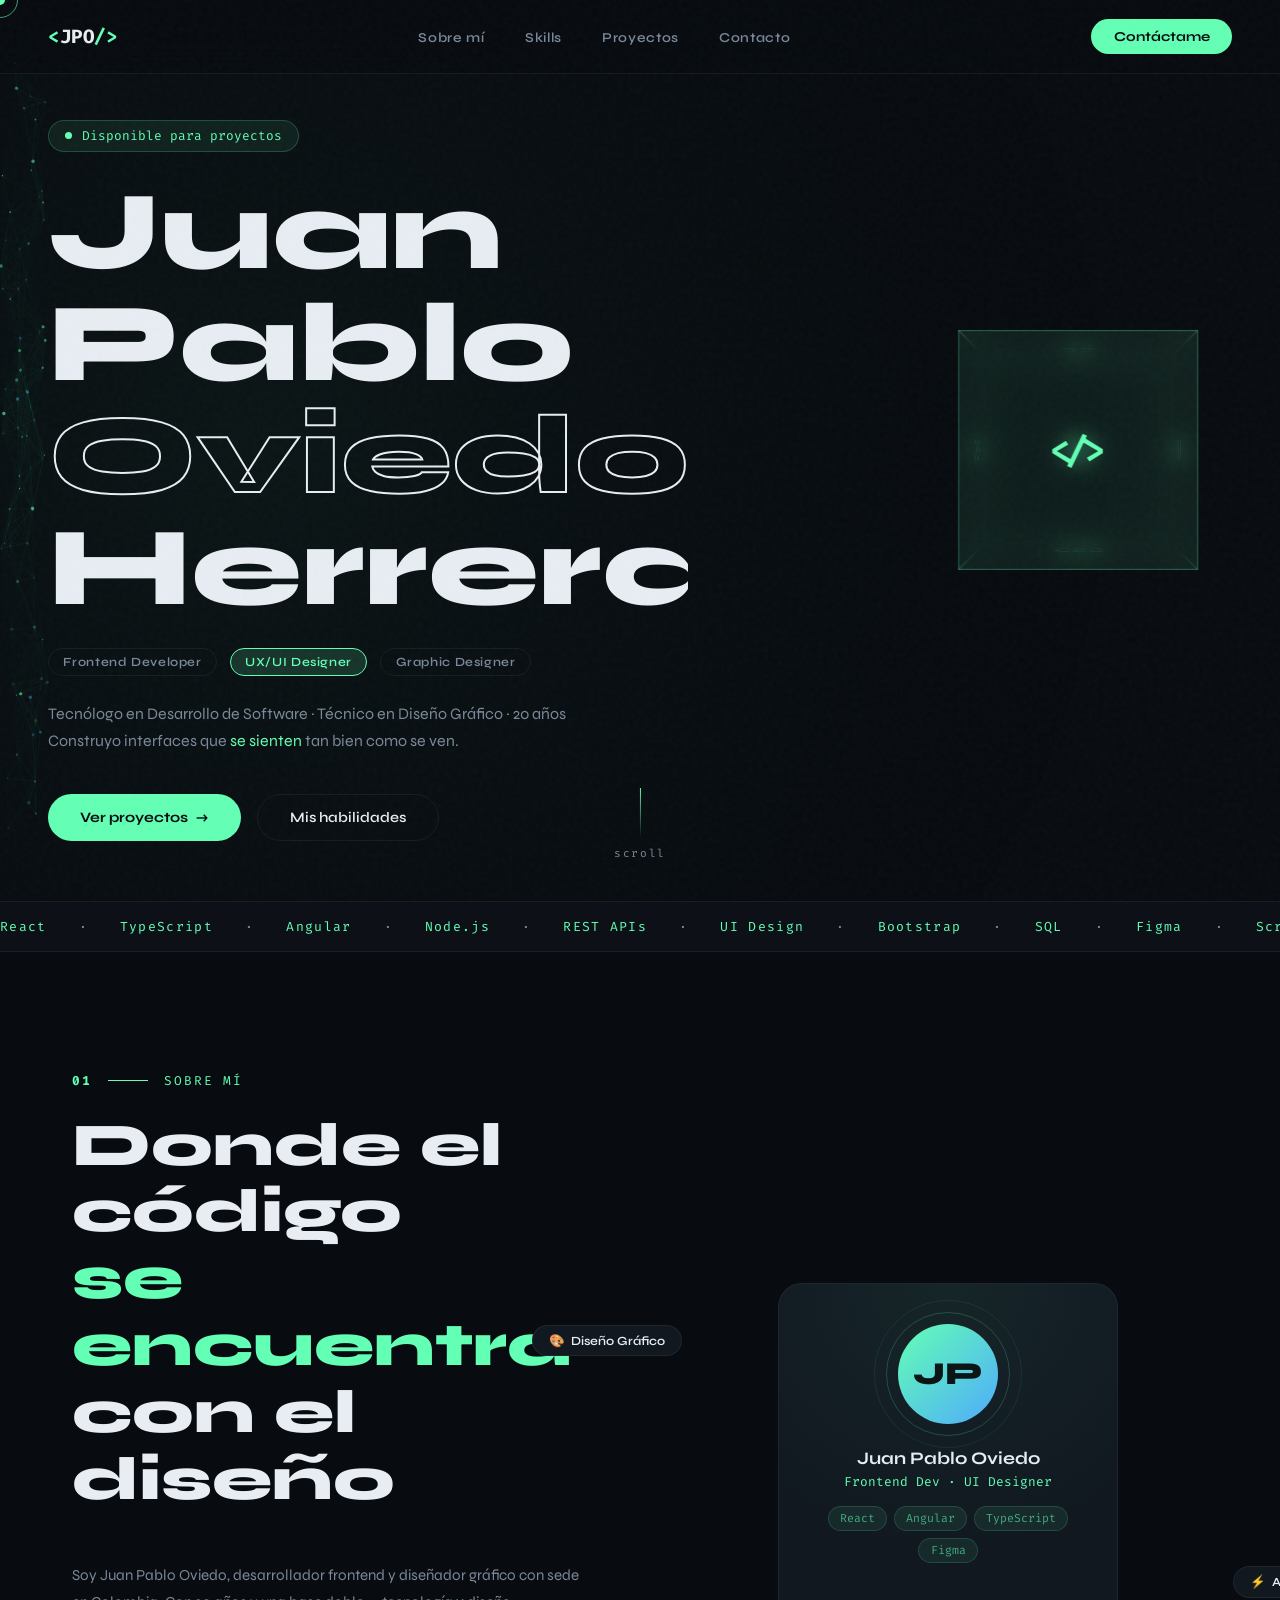
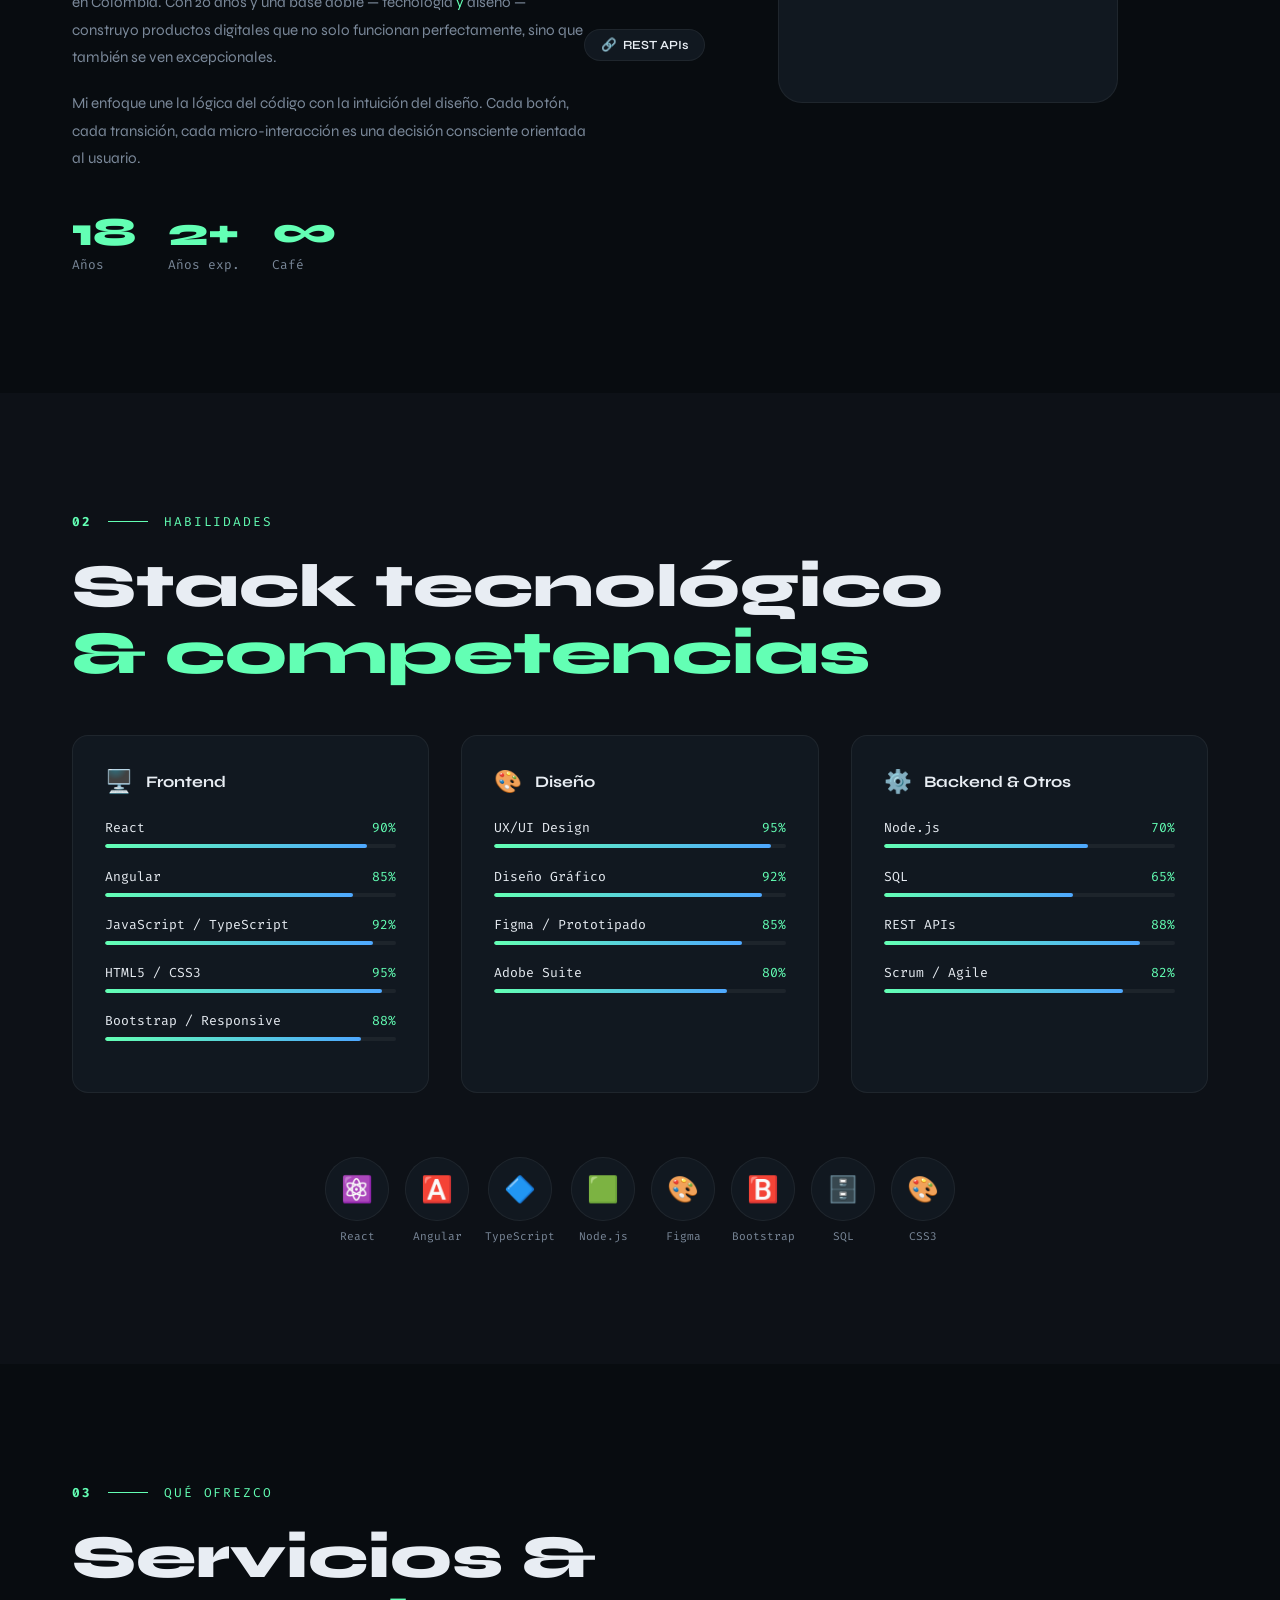
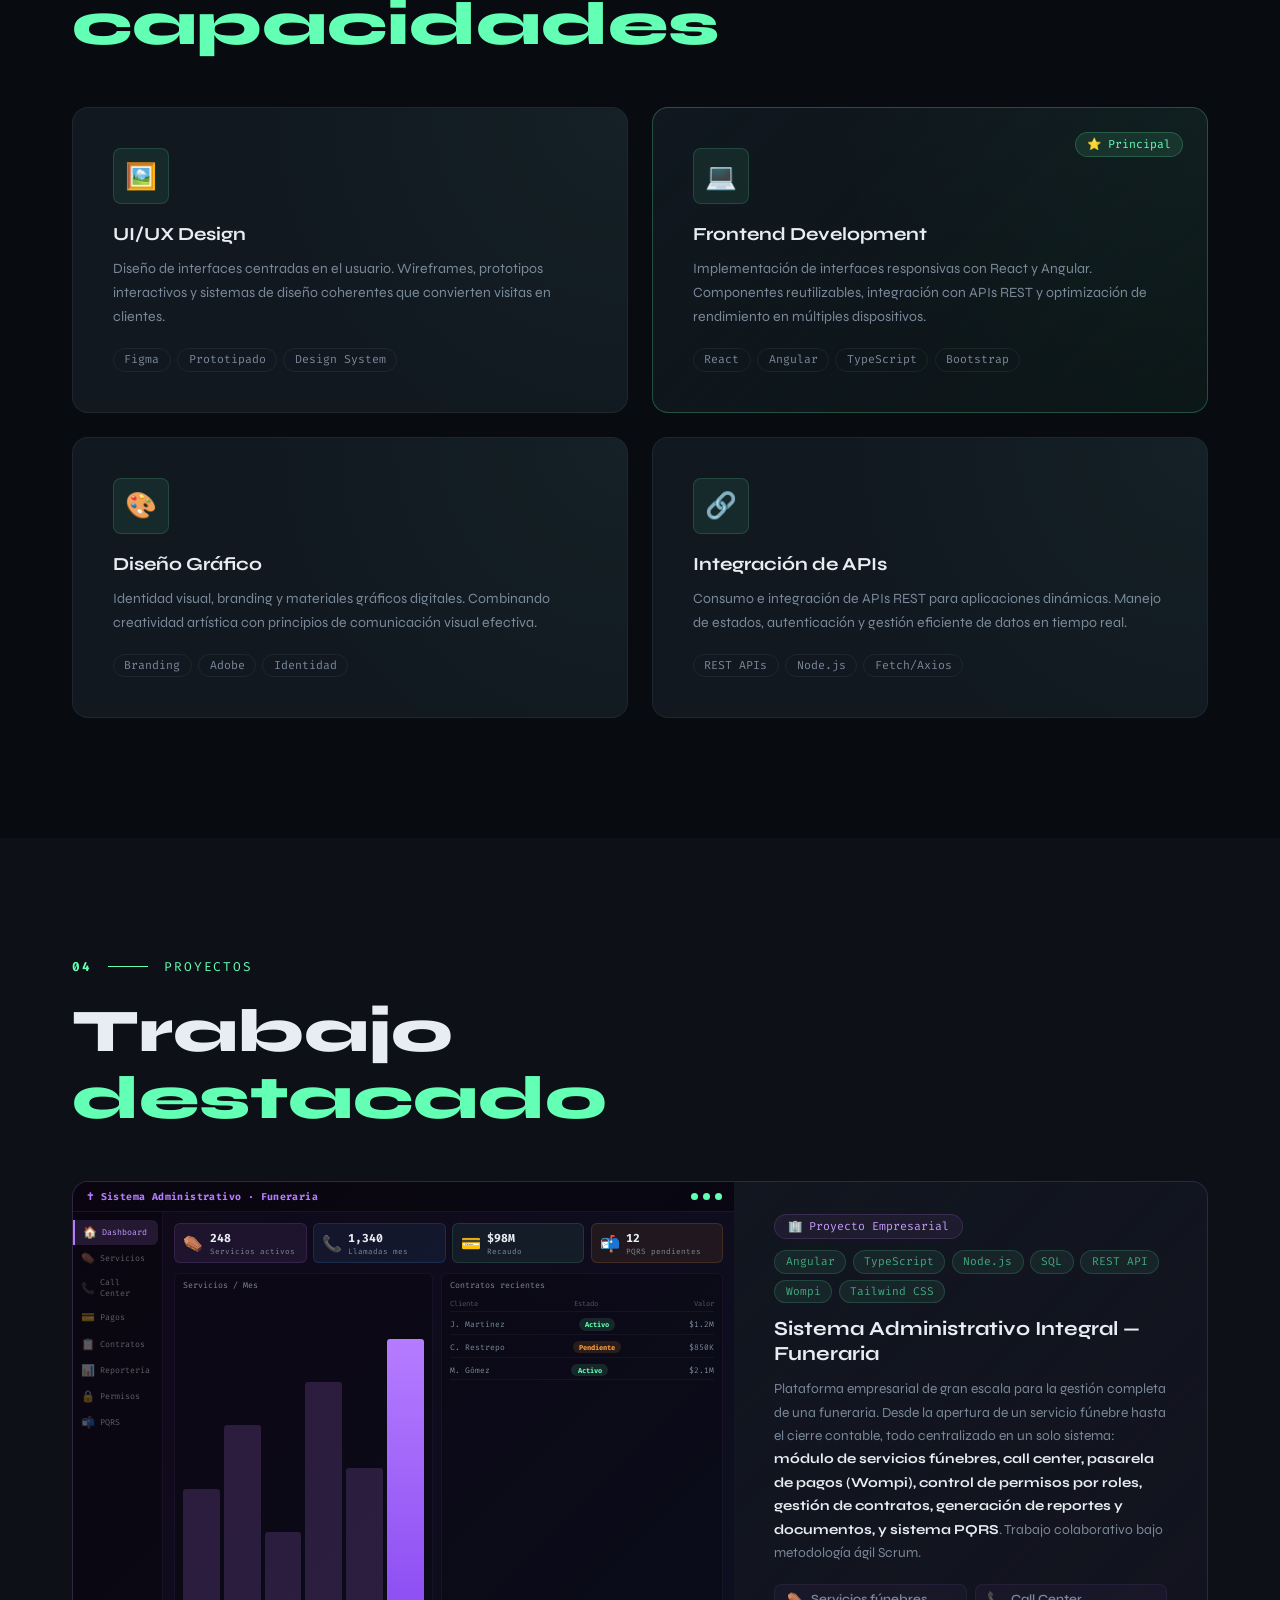
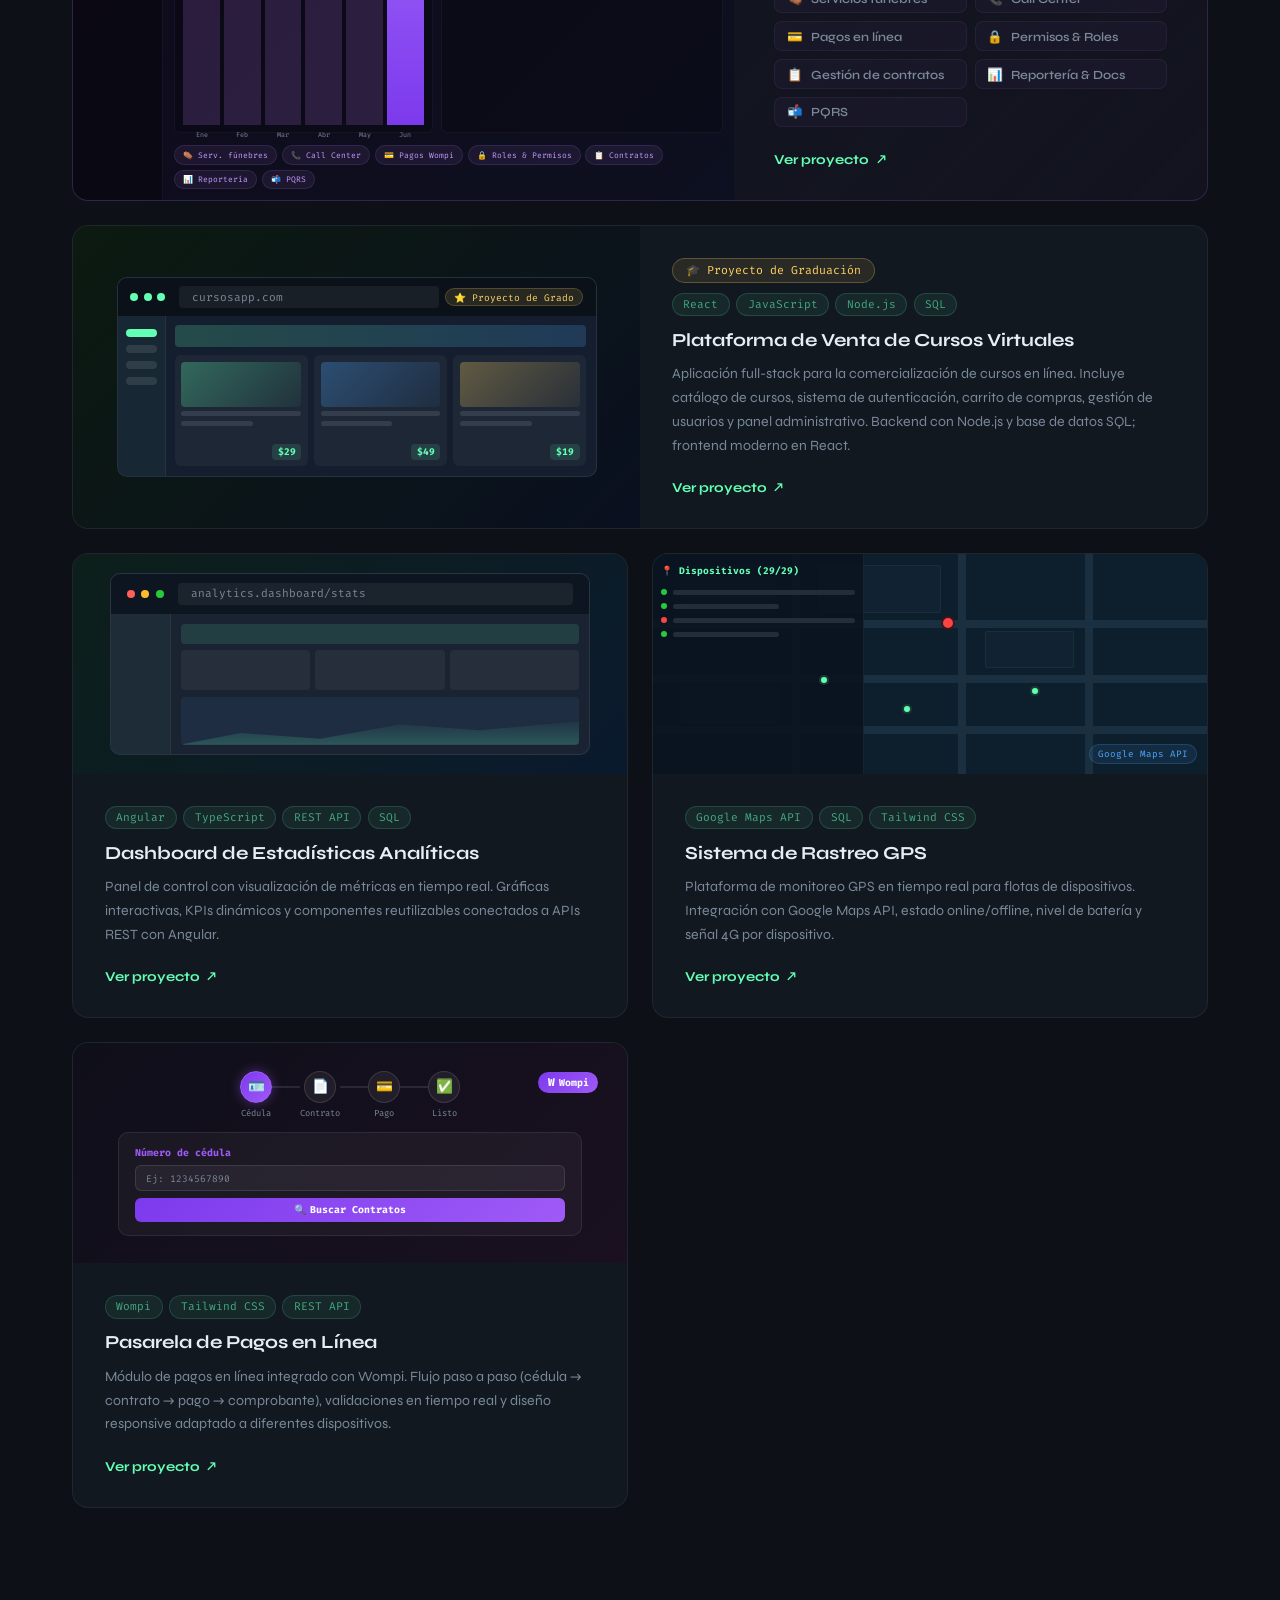
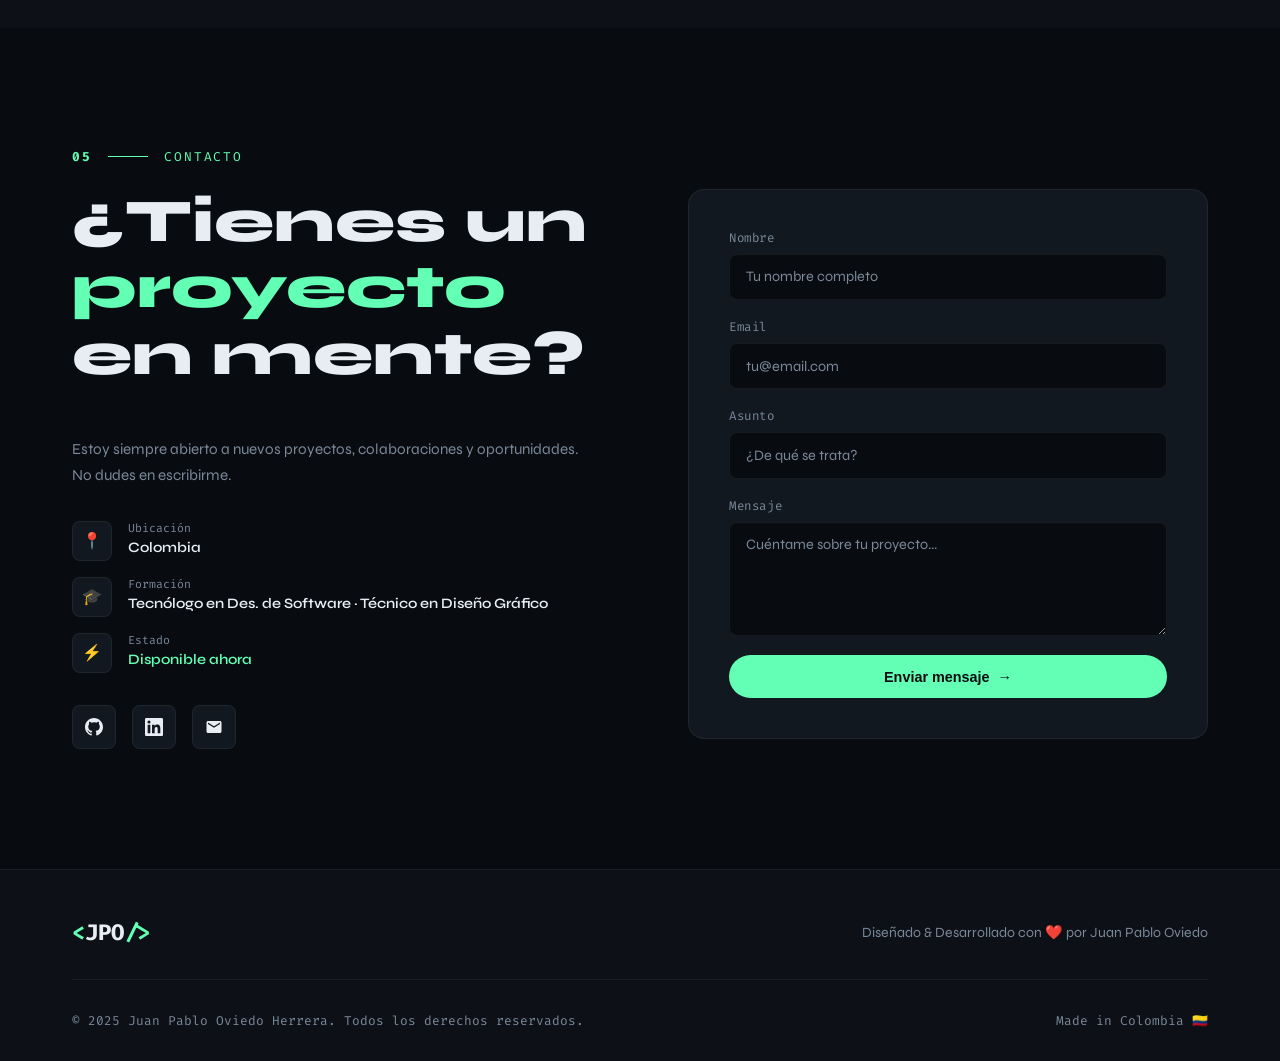
<file: Portafolio_Oviedo/index.html>
<!DOCTYPE html>
<html lang="es">
<head>
  <meta charset="UTF-8" />
  <meta name="viewport" content="width=device-width, initial-scale=1.0" />
  <title>Juan Pablo Oviedo — Dev & Designer</title>
  <link rel="preconnect" href="https://fonts.googleapis.com" />
  <link rel="preconnect" href="https://fonts.gstatic.com" crossorigin />
  <link href="https://fonts.googleapis.com/css2?family=Syne:wght@400;600;700;800&family=Fira+Code:wght@300;400;500&display=swap" rel="stylesheet" />
  <link rel="stylesheet" href="style.css" />
</head>
<body>

  <!-- Custom cursor -->
  <div class="cursor" id="cursor"></div>
  <div class="cursor-trail" id="cursorTrail"></div>

  <!-- Noise overlay -->
  <div class="noise"></div>

  <!-- ─── NAVIGATION ─── -->
  <nav class="nav" id="nav">
    <div class="nav-logo">
      <span class="logo-bracket">&lt;</span>JPO<span class="logo-bracket">/&gt;</span>
    </div>
    <ul class="nav-links">
      <li><a href="#about" class="nav-link">Sobre mí</a></li>
      <li><a href="#skills" class="nav-link">Skills</a></li>
      <li><a href="#projects" class="nav-link">Proyectos</a></li>
      <li><a href="#contact" class="nav-link">Contacto</a></li>
    </ul>
    <button class="nav-cta" onclick="scrollToContact()">Contáctame</button>
    <button class="hamburger" id="hamburger" aria-label="Menu">
      <span></span><span></span><span></span>
    </button>
  </nav>

  <!-- Mobile Menu -->
  <div class="mobile-menu" id="mobileMenu">
    <ul>
      <li><a href="#about" onclick="closeMobile()">Sobre mí</a></li>
      <li><a href="#skills" onclick="closeMobile()">Skills</a></li>
      <li><a href="#projects" onclick="closeMobile()">Proyectos</a></li>
      <li><a href="#contact" onclick="closeMobile()">Contacto</a></li>
    </ul>
  </div>

  <!-- ─── HERO ─── -->
  <section class="hero" id="hero">
    <canvas id="heroCanvas"></canvas>

    <div class="hero-content">
      <div class="hero-tag reveal-up delay-1">
        <span class="dot"></span> Disponible para proyectos
      </div>

      <h1 class="hero-title reveal-up delay-2">
        <span class="line-wrap"><span>Juan Pablo</span></span>
        <span class="line-wrap"><span class="outline-text">Oviedo</span></span>
        <span class="line-wrap"><span>Herrera</span></span>
      </h1>

      <div class="hero-roles reveal-up delay-3">
        <span class="role active" data-role="0">Frontend Developer</span>
        <span class="role" data-role="1">UX/UI Designer</span>
        <span class="role" data-role="2">Graphic Designer</span>
      </div>

      <p class="hero-desc reveal-up delay-4">
        Tecnólogo en Desarrollo de Software · Técnico en Diseño Gráfico · 20 años<br/>
        Construyo interfaces que <em>se sienten</em> tan bien como se ven.
      </p>

      <div class="hero-actions reveal-up delay-5">
        <a href="#projects" class="btn-primary">Ver proyectos <span>→</span></a>
        <a href="#skills" class="btn-ghost">Mis habilidades</a>
      </div>
    </div>

    <div class="hero-3d-container">
      <div class="cube-scene">
        <div class="cube">
          <div class="cube-face front"><span>&lt;/&gt;</span></div>
          <div class="cube-face back"><span>UI</span></div>
          <div class="cube-face right"><span>UX</span></div>
          <div class="cube-face left"><span>RX</span></div>
          <div class="cube-face top"><span>JS</span></div>
          <div class="cube-face bottom"><span>CSS</span></div>
        </div>
      </div>
    </div>

    <div class="hero-scroll-indicator">
      <div class="scroll-line"></div>
      <span>scroll</span>
    </div>
  </section>

  <!-- ─── MARQUEE ─── -->
  <div class="marquee-wrapper">
    <div class="marquee-track">
      <span>React</span><span>·</span>
      <span>TypeScript</span><span>·</span>
      <span>Angular</span><span>·</span>
      <span>Node.js</span><span>·</span>
      <span>REST APIs</span><span>·</span>
      <span>UI Design</span><span>·</span>
      <span>Bootstrap</span><span>·</span>
      <span>SQL</span><span>·</span>
      <span>Figma</span><span>·</span>
      <span>Scrum</span><span>·</span>
      <span>React</span><span>·</span>
      <span>TypeScript</span><span>·</span>
      <span>Angular</span><span>·</span>
      <span>Node.js</span><span>·</span>
      <span>REST APIs</span><span>·</span>
      <span>UI Design</span><span>·</span>
      <span>Bootstrap</span><span>·</span>
      <span>SQL</span><span>·</span>
      <span>Figma</span><span>·</span>
      <span>Scrum</span><span>·</span>
    </div>
  </div>

  <!-- ─── ABOUT ─── -->
  <section class="about section-padding" id="about">
    <div class="container">
      <div class="section-label reveal-up">
        <span class="label-num">01</span>
        <span class="label-line"></span>
        <span>Sobre mí</span>
      </div>

      <div class="about-grid">
        <div class="about-text reveal-up delay-1">
          <h2 class="section-title">Donde el código<br/><span class="accent">se encuentra</span><br/>con el diseño</h2>
          <p>Soy Juan Pablo Oviedo, desarrollador frontend y diseñador gráfico con sede en Colombia. Con 20 años y una base doble — tecnología <em>y</em> diseño — construyo productos digitales que no solo funcionan perfectamente, sino que también se ven excepcionales.</p>
          <p>Mi enfoque une la lógica del código con la intuición del diseño. Cada botón, cada transición, cada micro-interacción es una decisión consciente orientada al usuario.</p>

          <div class="about-stats">
            <div class="stat-card">
              <span class="stat-num counter" data-target="20">0</span>
              <span class="stat-label">Años</span>
            </div>
            <div class="stat-card">
              <span class="stat-num">2+</span>
              <span class="stat-label">Años exp.</span>
            </div>
            <div class="stat-card">
              <span class="stat-num">∞</span>
              <span class="stat-label">Café</span>
            </div>
          </div>
        </div>

        <div class="about-visual reveal-up delay-2">
          <div class="about-card-3d" id="aboutCard">
            <div class="card-inner">
              <div class="card-avatar">
                <div class="avatar-ring"></div>
                <div class="avatar-ring ring-2"></div>
                <div class="avatar-circle">
                  <span class="avatar-initials">JP</span>
                </div>
              </div>
              <div class="card-info">
                <h3>Juan Pablo Oviedo</h3>
                <p class="card-role">Frontend Dev · UI Designer</p>
                <div class="card-tags">
                  <span>React</span>
                  <span>Angular</span>
                  <span>TypeScript</span>
                  <span>Figma</span>
                </div>
              </div>
              <div class="card-glow"></div>
            </div>
          </div>

          <div class="floating-badges">
            <div class="badge badge-1 float-anim">
              <span>🎨</span> Diseño Gráfico
            </div>
            <div class="badge badge-2 float-anim delay-float">
              <span>⚡</span> Angular
            </div>
            <div class="badge badge-3 float-anim delay-float-2">
              <span>🔗</span> REST APIs
            </div>
          </div>
        </div>
      </div>
    </div>
  </section>

  <!-- ─── SKILLS ─── -->
  <section class="skills section-padding" id="skills">
    <div class="container">
      <div class="section-label reveal-up">
        <span class="label-num">02</span>
        <span class="label-line"></span>
        <span>Habilidades</span>
      </div>

      <h2 class="section-title reveal-up delay-1">Stack tecnológico<br/><span class="accent">& competencias</span></h2>

      <div class="skills-grid">

        <div class="skill-category reveal-up delay-1">
          <div class="skill-cat-header">
            <div class="skill-cat-icon">🖥️</div>
            <h3>Frontend</h3>
          </div>
          <div class="skill-items">
            <div class="skill-item" data-level="90">
              <div class="skill-info"><span>React</span><span class="skill-pct">90%</span></div>
              <div class="skill-bar"><div class="skill-fill" style="--target:90%"></div></div>
            </div>
            <div class="skill-item" data-level="85">
              <div class="skill-info"><span>Angular</span><span class="skill-pct">85%</span></div>
              <div class="skill-bar"><div class="skill-fill" style="--target:85%"></div></div>
            </div>
            <div class="skill-item" data-level="92">
              <div class="skill-info"><span>JavaScript / TypeScript</span><span class="skill-pct">92%</span></div>
              <div class="skill-bar"><div class="skill-fill" style="--target:92%"></div></div>
            </div>
            <div class="skill-item" data-level="95">
              <div class="skill-info"><span>HTML5 / CSS3</span><span class="skill-pct">95%</span></div>
              <div class="skill-bar"><div class="skill-fill" style="--target:95%"></div></div>
            </div>
            <div class="skill-item" data-level="88">
              <div class="skill-info"><span>Bootstrap / Responsive</span><span class="skill-pct">88%</span></div>
              <div class="skill-bar"><div class="skill-fill" style="--target:88%"></div></div>
            </div>
          </div>
        </div>

        <div class="skill-category reveal-up delay-2">
          <div class="skill-cat-header">
            <div class="skill-cat-icon">🎨</div>
            <h3>Diseño</h3>
          </div>
          <div class="skill-items">
            <div class="skill-item" data-level="95">
              <div class="skill-info"><span>UX/UI Design</span><span class="skill-pct">95%</span></div>
              <div class="skill-bar"><div class="skill-fill" style="--target:95%"></div></div>
            </div>
            <div class="skill-item" data-level="92">
              <div class="skill-info"><span>Diseño Gráfico</span><span class="skill-pct">92%</span></div>
              <div class="skill-bar"><div class="skill-fill" style="--target:92%"></div></div>
            </div>
            <div class="skill-item" data-level="85">
              <div class="skill-info"><span>Figma / Prototipado</span><span class="skill-pct">85%</span></div>
              <div class="skill-bar"><div class="skill-fill" style="--target:85%"></div></div>
            </div>
            <div class="skill-item" data-level="80">
              <div class="skill-info"><span>Adobe Suite</span><span class="skill-pct">80%</span></div>
              <div class="skill-bar"><div class="skill-fill" style="--target:80%"></div></div>
            </div>
          </div>
        </div>

        <div class="skill-category reveal-up delay-3">
          <div class="skill-cat-header">
            <div class="skill-cat-icon">⚙️</div>
            <h3>Backend & Otros</h3>
          </div>
          <div class="skill-items">
            <div class="skill-item" data-level="70">
              <div class="skill-info"><span>Node.js</span><span class="skill-pct">70%</span></div>
              <div class="skill-bar"><div class="skill-fill" style="--target:70%"></div></div>
            </div>
            <div class="skill-item" data-level="65">
              <div class="skill-info"><span>SQL</span><span class="skill-pct">65%</span></div>
              <div class="skill-bar"><div class="skill-fill" style="--target:65%"></div></div>
            </div>
            <div class="skill-item" data-level="88">
              <div class="skill-info"><span>REST APIs</span><span class="skill-pct">88%</span></div>
              <div class="skill-bar"><div class="skill-fill" style="--target:88%"></div></div>
            </div>
            <div class="skill-item" data-level="82">
              <div class="skill-info"><span>Scrum / Agile</span><span class="skill-pct">82%</span></div>
              <div class="skill-bar"><div class="skill-fill" style="--target:82%"></div></div>
            </div>
          </div>
        </div>

      </div>

      <!-- Tech Orbs -->
      <div class="tech-orbs reveal-up delay-4">
        <div class="tech-orb" data-tech="React">
          <div class="orb-inner">⚛️</div>
          <span>React</span>
        </div>
        <div class="tech-orb" data-tech="Angular">
          <div class="orb-inner">🅰️</div>
          <span>Angular</span>
        </div>
        <div class="tech-orb" data-tech="TypeScript">
          <div class="orb-inner">🔷</div>
          <span>TypeScript</span>
        </div>
        <div class="tech-orb" data-tech="Node.js">
          <div class="orb-inner">🟩</div>
          <span>Node.js</span>
        </div>
        <div class="tech-orb" data-tech="Figma">
          <div class="orb-inner">🎨</div>
          <span>Figma</span>
        </div>
        <div class="tech-orb" data-tech="Bootstrap">
          <div class="orb-inner">🅱️</div>
          <span>Bootstrap</span>
        </div>
        <div class="tech-orb" data-tech="SQL">
          <div class="orb-inner">🗄️</div>
          <span>SQL</span>
        </div>
        <div class="tech-orb" data-tech="CSS3">
          <div class="orb-inner">🎨</div>
          <span>CSS3</span>
        </div>
      </div>
    </div>
  </section>

  <!-- ─── SERVICES ─── -->
  <section class="services section-padding" id="services">
    <div class="container">
      <div class="section-label reveal-up">
        <span class="label-num">03</span>
        <span class="label-line"></span>
        <span>Qué ofrezco</span>
      </div>

      <h2 class="section-title reveal-up delay-1">Servicios &<br/><span class="accent">capacidades</span></h2>

      <div class="services-grid">

        <div class="service-card reveal-up delay-1">
          <div class="service-icon">
            <div class="icon-3d">
              <span>🖼️</span>
            </div>
          </div>
          <h3>UI/UX Design</h3>
          <p>Diseño de interfaces centradas en el usuario. Wireframes, prototipos interactivos y sistemas de diseño coherentes que convierten visitas en clientes.</p>
          <div class="service-tags">
            <span>Figma</span><span>Prototipado</span><span>Design System</span>
          </div>
          <div class="service-line"></div>
        </div>

        <div class="service-card featured reveal-up delay-2">
          <div class="service-badge">⭐ Principal</div>
          <div class="service-icon">
            <div class="icon-3d">
              <span>💻</span>
            </div>
          </div>
          <h3>Frontend Development</h3>
          <p>Implementación de interfaces responsivas con React y Angular. Componentes reutilizables, integración con APIs REST y optimización de rendimiento en múltiples dispositivos.</p>
          <div class="service-tags">
            <span>React</span><span>Angular</span><span>TypeScript</span><span>Bootstrap</span>
          </div>
          <div class="service-line"></div>
        </div>

        <div class="service-card reveal-up delay-3">
          <div class="service-icon">
            <div class="icon-3d">
              <span>🎨</span>
            </div>
          </div>
          <h3>Diseño Gráfico</h3>
          <p>Identidad visual, branding y materiales gráficos digitales. Combinando creatividad artística con principios de comunicación visual efectiva.</p>
          <div class="service-tags">
            <span>Branding</span><span>Adobe</span><span>Identidad</span>
          </div>
          <div class="service-line"></div>
        </div>

        <div class="service-card reveal-up delay-4">
          <div class="service-icon">
            <div class="icon-3d">
              <span>🔗</span>
            </div>
          </div>
          <h3>Integración de APIs</h3>
          <p>Consumo e integración de APIs REST para aplicaciones dinámicas. Manejo de estados, autenticación y gestión eficiente de datos en tiempo real.</p>
          <div class="service-tags">
            <span>REST APIs</span><span>Node.js</span><span>Fetch/Axios</span>
          </div>
          <div class="service-line"></div>
        </div>

      </div>
    </div>
  </section>

  <!-- ─── PROJECTS ─── -->
  <section class="projects section-padding" id="projects">
    <div class="container">
      <div class="section-label reveal-up">
        <span class="label-num">04</span>
        <span class="label-line"></span>
        <span>Proyectos</span>
      </div>

      <h2 class="section-title reveal-up delay-1">Trabajo<br/><span class="accent">destacado</span></h2>

      <div class="projects-grid">

        <!-- 0 · SISTEMA ADMINISTRATIVO FUNERARIA (full-width, proyecto empresa) -->
        <div class="project-card funeraria-card reveal-up delay-1">
          <div class="project-visual vis-funeraria">
            <div class="fun-visual">

              <!-- Top bar -->
              <div class="fun-topbar">
                <span class="fun-logo">✝ Sistema Administrativo · Funeraria</span>
                <div class="fun-topbar-dots">
                  <span class="dot red"></span><span class="dot yellow"></span><span class="dot green"></span>
                </div>
              </div>

              <div class="fun-body">
                <!-- Left sidebar navigation -->
                <div class="fun-sidebar">
                  <div class="fun-nav-item fn-active"><span>🏠</span><span>Dashboard</span></div>
                  <div class="fun-nav-item"><span>⚰️</span><span>Servicios</span></div>
                  <div class="fun-nav-item"><span>📞</span><span>Call Center</span></div>
                  <div class="fun-nav-item"><span>💳</span><span>Pagos</span></div>
                  <div class="fun-nav-item"><span>📋</span><span>Contratos</span></div>
                  <div class="fun-nav-item"><span>📊</span><span>Reportería</span></div>
                  <div class="fun-nav-item"><span>🔒</span><span>Permisos</span></div>
                  <div class="fun-nav-item"><span>📬</span><span>PQRS</span></div>
                </div>

                <!-- Main content area -->
                <div class="fun-main">
                  <!-- KPI row -->
                  <div class="fun-kpi-row">
                    <div class="fun-kpi k1">
                      <span class="fun-kpi-icon">⚰️</span>
                      <div>
                        <div class="fun-kpi-num">248</div>
                        <div class="fun-kpi-label">Servicios activos</div>
                      </div>
                    </div>
                    <div class="fun-kpi k2">
                      <span class="fun-kpi-icon">📞</span>
                      <div>
                        <div class="fun-kpi-num">1,340</div>
                        <div class="fun-kpi-label">Llamadas mes</div>
                      </div>
                    </div>
                    <div class="fun-kpi k3">
                      <span class="fun-kpi-icon">💳</span>
                      <div>
                        <div class="fun-kpi-num">$98M</div>
                        <div class="fun-kpi-label">Recaudo</div>
                      </div>
                    </div>
                    <div class="fun-kpi k4">
                      <span class="fun-kpi-icon">📬</span>
                      <div>
                        <div class="fun-kpi-num">12</div>
                        <div class="fun-kpi-label">PQRS pendientes</div>
                      </div>
                    </div>
                  </div>

                  <!-- Middle: chart + table -->
                  <div class="fun-mid">
                    <div class="fun-chart-area">
                      <div class="fun-chart-title">Servicios / Mes</div>
                      <div class="fun-chart-bars">
                        <div class="fun-bar" style="--h:55%"><span>Ene</span></div>
                        <div class="fun-bar" style="--h:70%"><span>Feb</span></div>
                        <div class="fun-bar" style="--h:45%"><span>Mar</span></div>
                        <div class="fun-bar" style="--h:80%"><span>Abr</span></div>
                        <div class="fun-bar" style="--h:60%"><span>May</span></div>
                        <div class="fun-bar active-bar" style="--h:90%"><span>Jun</span></div>
                      </div>
                    </div>
                    <div class="fun-table-area">
                      <div class="fun-table-title">Contratos recientes</div>
                      <div class="fun-table-row header-row">
                        <span>Cliente</span><span>Estado</span><span>Valor</span>
                      </div>
                      <div class="fun-table-row">
                        <span>J. Martínez</span>
                        <span class="fun-status s-active">Activo</span>
                        <span>$1.2M</span>
                      </div>
                      <div class="fun-table-row">
                        <span>C. Restrepo</span>
                        <span class="fun-status s-pend">Pendiente</span>
                        <span>$850K</span>
                      </div>
                      <div class="fun-table-row">
                        <span>M. Gómez</span>
                        <span class="fun-status s-active">Activo</span>
                        <span>$2.1M</span>
                      </div>
                    </div>
                  </div>

                  <!-- Module pills at bottom -->
                  <div class="fun-modules">
                    <div class="fun-module-pill">⚰️ Serv. fúnebres</div>
                    <div class="fun-module-pill">📞 Call Center</div>
                    <div class="fun-module-pill">💳 Pagos Wompi</div>
                    <div class="fun-module-pill">🔒 Roles & Permisos</div>
                    <div class="fun-module-pill">📋 Contratos</div>
                    <div class="fun-module-pill">📊 Reportería</div>
                    <div class="fun-module-pill">📬 PQRS</div>
                  </div>
                </div>
              </div>
            </div>
          </div>

          <div class="project-info fun-info">
            <div class="fun-company-badge">🏢 Proyecto Empresarial</div>
            <div class="project-tags">
              <span>Angular</span><span>TypeScript</span><span>Node.js</span><span>SQL</span>
              <span>REST API</span><span>Wompi</span><span>Tailwind CSS</span>
            </div>
            <h3>Sistema Administrativo Integral — Funeraria</h3>
            <p>
              Plataforma empresarial de gran escala para la gestión completa de una funeraria.
              Desde la apertura de un servicio fúnebre hasta el cierre contable, todo centralizado en un solo sistema:
              <strong>módulo de servicios fúnebres, call center, pasarela de pagos (Wompi), control de permisos por roles,
              gestión de contratos, generación de reportes y documentos, y sistema PQRS</strong>.
              Trabajo colaborativo bajo metodología ágil Scrum.
            </p>
            <div class="fun-features">
              <div class="fun-feat"><span>⚰️</span> Servicios fúnebres</div>
              <div class="fun-feat"><span>📞</span> Call Center</div>
              <div class="fun-feat"><span>💳</span> Pagos en línea</div>
              <div class="fun-feat"><span>🔒</span> Permisos & Roles</div>
              <div class="fun-feat"><span>📋</span> Gestión de contratos</div>
              <div class="fun-feat"><span>📊</span> Reportería & Docs</div>
              <div class="fun-feat"><span>📬</span> PQRS</div>
            </div>
            <div class="project-links">
              <a href="#" class="link-btn">Ver proyecto <span>↗</span></a>
            </div>
          </div>
        </div>

        <!-- 1 · VENTAS DE CURSOS (grande, proyecto de graduación) -->
        <div class="project-card large reveal-up delay-1">
          <div class="project-visual vis-courses">
            <div class="courses-visual">
              <!-- Browser frame -->
              <div class="cv-browser">
                <div class="cv-bar">
                  <span class="dot red"></span><span class="dot yellow"></span><span class="dot green"></span>
                  <div class="url-bar">cursosapp.com</div>
                  <span class="cv-grad-badge">⭐ Proyecto de Grado</span>
                </div>
                <div class="cv-body">
                  <div class="cv-sidebar">
                    <div class="cv-nav-item active-nav"></div>
                    <div class="cv-nav-item"></div>
                    <div class="cv-nav-item"></div>
                    <div class="cv-nav-item"></div>
                  </div>
                  <div class="cv-main">
                    <div class="cv-hero-strip"></div>
                    <div class="cv-course-cards">
                      <div class="cv-course-card">
                        <div class="cv-course-thumb c-thumb-1"></div>
                        <div class="cv-course-line"></div>
                        <div class="cv-course-line short"></div>
                        <div class="cv-price-badge">$29</div>
                      </div>
                      <div class="cv-course-card">
                        <div class="cv-course-thumb c-thumb-2"></div>
                        <div class="cv-course-line"></div>
                        <div class="cv-course-line short"></div>
                        <div class="cv-price-badge">$49</div>
                      </div>
                      <div class="cv-course-card">
                        <div class="cv-course-thumb c-thumb-3"></div>
                        <div class="cv-course-line"></div>
                        <div class="cv-course-line short"></div>
                        <div class="cv-price-badge">$19</div>
                      </div>
                    </div>
                  </div>
                </div>
              </div>
            </div>
          </div>
          <div class="project-info">
            <div class="project-badge-grad">🎓 Proyecto de Graduación</div>
            <div class="project-tags">
              <span>React</span><span>JavaScript</span><span>Node.js</span><span>SQL</span>
            </div>
            <h3>Plataforma de Venta de Cursos Virtuales</h3>
            <p>Aplicación full-stack para la comercialización de cursos en línea. Incluye catálogo de cursos, sistema de autenticación, carrito de compras, gestión de usuarios y panel administrativo. Backend con Node.js y base de datos SQL; frontend moderno en React.</p>
            <div class="project-links">
              <a href="#" class="link-btn">Ver proyecto <span>↗</span></a>
            </div>
          </div>
        </div>

        <!-- 2 · DASHBOARD ANALYTICS -->
        <div class="project-card reveal-up delay-2">
          <div class="project-visual vis-1">
            <div class="project-mockup">
              <div class="browser-bar">
                <span class="dot red"></span>
                <span class="dot yellow"></span>
                <span class="dot green"></span>
                <div class="url-bar">analytics.dashboard/stats</div>
              </div>
              <div class="browser-content">
                <div class="mock-sidebar"></div>
                <div class="mock-main">
                  <div class="mock-header"></div>
                  <div class="mock-cards">
                    <div class="mock-card"></div>
                    <div class="mock-card"></div>
                    <div class="mock-card"></div>
                  </div>
                  <div class="mock-chart"></div>
                </div>
              </div>
            </div>
          </div>
          <div class="project-info">
            <div class="project-tags">
              <span>Angular</span><span>TypeScript</span><span>REST API</span><span>SQL</span>
            </div>
            <h3>Dashboard de Estadísticas Analíticas</h3>
            <p>Panel de control con visualización de métricas en tiempo real. Gráficas interactivas, KPIs dinámicos y componentes reutilizables conectados a APIs REST con Angular.</p>
            <div class="project-links">
              <a href="#" class="link-btn">Ver proyecto <span>↗</span></a>
            </div>
          </div>
        </div>

        <!-- 3 · RASTREO GPS -->
        <div class="project-card reveal-up delay-3">
          <div class="project-visual vis-gps">
            <div class="gps-visual">
              <!-- Map grid background -->
              <div class="gps-map-bg">
                <div class="gps-road r-h r1"></div>
                <div class="gps-road r-h r2"></div>
                <div class="gps-road r-h r3"></div>
                <div class="gps-road r-v rv1"></div>
                <div class="gps-road r-v rv2"></div>
                <div class="gps-road r-v rv3"></div>
                <!-- Blocks -->
                <div class="gps-block gb1"></div>
                <div class="gps-block gb2"></div>
                <div class="gps-block gb3"></div>
                <div class="gps-block gb4"></div>
              </div>
              <!-- Device pins -->
              <div class="gps-pin pin-main" style="left:52%;top:28%">
                <div class="gps-pin-dot main-dot"></div>
                <div class="gps-ping"></div>
              </div>
              <div class="gps-pin" style="left:30%;top:55%">
                <div class="gps-pin-dot"></div>
                <div class="gps-ping"></div>
              </div>
              <div class="gps-pin" style="left:68%;top:60%">
                <div class="gps-pin-dot"></div>
                <div class="gps-ping"></div>
              </div>
              <div class="gps-pin" style="left:45%;top:68%">
                <div class="gps-pin-dot"></div>
                <div class="gps-ping"></div>
              </div>
              <!-- Sidebar overlay -->
              <div class="gps-sidebar-overlay">
                <div class="gps-title-bar">📍 Dispositivos (29/29)</div>
                <div class="gps-device-row"><span class="gps-dot-green"></span><div class="gps-device-line"></div></div>
                <div class="gps-device-row"><span class="gps-dot-green"></span><div class="gps-device-line short"></div></div>
                <div class="gps-device-row"><span class="gps-dot-red"></span><div class="gps-device-line"></div></div>
                <div class="gps-device-row"><span class="gps-dot-green"></span><div class="gps-device-line short"></div></div>
              </div>
              <!-- Google Maps badge -->
              <div class="gps-api-badge">Google Maps API</div>
            </div>
          </div>
          <div class="project-info">
            <div class="project-tags">
              <span>Google Maps API</span><span>SQL</span><span>Tailwind CSS</span>
            </div>
            <h3>Sistema de Rastreo GPS</h3>
            <p>Plataforma de monitoreo GPS en tiempo real para flotas de dispositivos. Integración con Google Maps API, estado online/offline, nivel de batería y señal 4G por dispositivo.</p>
            <div class="project-links">
              <a href="#" class="link-btn">Ver proyecto <span>↗</span></a>
            </div>
          </div>
        </div>

        <!-- 4 · PASARELA DE PAGOS -->
        <div class="project-card reveal-up delay-4">
          <div class="project-visual vis-pay">
            <div class="pay-visual">
              <!-- Stepper -->
              <div class="pay-stepper">
                <div class="pay-step active-step">
                  <div class="ps-circle active-circle">🪪</div>
                  <span>Cédula</span>
                </div>
                <div class="ps-line"></div>
                <div class="pay-step">
                  <div class="ps-circle">📄</div>
                  <span>Contrato</span>
                </div>
                <div class="ps-line"></div>
                <div class="pay-step">
                  <div class="ps-circle">💳</div>
                  <span>Pago</span>
                </div>
                <div class="ps-line"></div>
                <div class="pay-step">
                  <div class="ps-circle">✅</div>
                  <span>Listo</span>
                </div>
              </div>
              <!-- Card mock -->
              <div class="pay-card-mock">
                <div class="pcm-label">Número de cédula</div>
                <div class="pcm-input">
                  <span>Ej: 1234567890</span>
                </div>
                <div class="pcm-btn">
                  <span>🔍</span> Buscar Contratos
                </div>
              </div>
              <!-- Wompi badge -->
              <div class="wompi-badge">
                <span class="wompi-w">W</span> Wompi
              </div>
            </div>
          </div>
          <div class="project-info">
            <div class="project-tags">
              <span>Wompi</span><span>Tailwind CSS</span><span>REST API</span>
            </div>
            <h3>Pasarela de Pagos en Línea</h3>
            <p>Módulo de pagos en línea integrado con Wompi. Flujo paso a paso (cédula → contrato → pago → comprobante), validaciones en tiempo real y diseño responsive adaptado a diferentes dispositivos.</p>
            <div class="project-links">
              <a href="#" class="link-btn">Ver proyecto <span>↗</span></a>
            </div>
          </div>
        </div>

      </div>
    </div>
  </section>

  <!-- ─── CONTACT ─── -->
  <section class="contact section-padding" id="contact">
    <div class="container">
      <div class="section-label reveal-up">
        <span class="label-num">05</span>
        <span class="label-line"></span>
        <span>Contacto</span>
      </div>

      <div class="contact-grid">
        <div class="contact-text reveal-up delay-1">
          <h2 class="section-title">¿Tienes un<br/><span class="accent">proyecto</span><br/>en mente?</h2>
          <p>Estoy siempre abierto a nuevos proyectos, colaboraciones y oportunidades. No dudes en escribirme.</p>

          <div class="contact-info-items">
            <div class="contact-info-item">
              <div class="ci-icon">📍</div>
              <div>
                <span class="ci-label">Ubicación</span>
                <span class="ci-value">Colombia</span>
              </div>
            </div>
            <div class="contact-info-item">
              <div class="ci-icon">🎓</div>
              <div>
                <span class="ci-label">Formación</span>
                <span class="ci-value">Tecnólogo en Des. de Software · Técnico en Diseño Gráfico</span>
              </div>
            </div>
            <div class="contact-info-item">
              <div class="ci-icon">⚡</div>
              <div>
                <span class="ci-label">Estado</span>
                <span class="ci-value" style="color:var(--accent-green)">Disponible ahora</span>
              </div>
            </div>
          </div>

          <div class="social-links">
            <a href="#" class="social-link" aria-label="GitHub">
              <svg viewBox="0 0 24 24" fill="currentColor"><path d="M12 0C5.37 0 0 5.37 0 12c0 5.3 3.44 9.8 8.2 11.37.6.11.82-.26.82-.58v-2.03c-3.34.73-4.04-1.61-4.04-1.61-.54-1.38-1.33-1.75-1.33-1.75-1.09-.74.08-.73.08-.73 1.2.08 1.84 1.24 1.84 1.24 1.07 1.83 2.81 1.3 3.5 1 .1-.78.42-1.3.76-1.6-2.67-.3-5.47-1.33-5.47-5.93 0-1.31.47-2.38 1.24-3.22-.13-.3-.54-1.52.12-3.18 0 0 1.01-.32 3.3 1.23a11.5 11.5 0 0 1 3-.4c1.02.005 2.04.14 3 .4 2.28-1.55 3.29-1.23 3.29-1.23.66 1.66.25 2.88.12 3.18.77.84 1.24 1.91 1.24 3.22 0 4.61-2.81 5.63-5.48 5.92.43.37.81 1.1.81 2.22v3.29c0 .32.21.7.82.58C20.56 21.8 24 17.3 24 12c0-6.63-5.37-12-12-12z"/></svg>
            </a>
            <a href="#" class="social-link" aria-label="LinkedIn">
              <svg viewBox="0 0 24 24" fill="currentColor"><path d="M20.45 20.45h-3.55v-5.57c0-1.33-.03-3.04-1.85-3.04-1.85 0-2.14 1.44-2.14 2.94v5.67H9.36V9h3.41v1.56h.05c.47-.9 1.63-1.85 3.35-1.85 3.58 0 4.24 2.36 4.24 5.43v6.31zM5.34 7.43a2.06 2.06 0 1 1 0-4.12 2.06 2.06 0 0 1 0 4.12zm1.78 13.02H3.56V9h3.56v11.45zM22.23 0H1.77C.79 0 0 .77 0 1.73v20.54C0 23.23.79 24 1.77 24h20.46C23.2 24 24 23.23 24 22.27V1.73C24 .77 23.2 0 22.23 0z"/></svg>
            </a>
            <a href="mailto:juanpablo@example.com" class="social-link" aria-label="Email">
              <svg viewBox="0 0 24 24" fill="currentColor"><path d="M20 4H4c-1.1 0-2 .9-2 2v12c0 1.1.9 2 2 2h16c1.1 0 2-.9 2-2V6c0-1.1-.9-2-2-2zm0 4l-8 5-8-5V6l8 5 8-5v2z"/></svg>
            </a>
          </div>
        </div>

        <div class="contact-form-wrapper reveal-up delay-2">
          <form class="contact-form" id="contactForm" onsubmit="handleSubmit(event)">
            <div class="form-group">
              <label for="name">Nombre</label>
              <input type="text" id="name" name="name" placeholder="Tu nombre completo" required />
            </div>
            <div class="form-group">
              <label for="email">Email</label>
              <input type="email" id="email" name="email" placeholder="tu@email.com" required />
            </div>
            <div class="form-group">
              <label for="subject">Asunto</label>
              <input type="text" id="subject" name="subject" placeholder="¿De qué se trata?" required />
            </div>
            <div class="form-group">
              <label for="message">Mensaje</label>
              <textarea id="message" name="message" rows="5" placeholder="Cuéntame sobre tu proyecto..." required></textarea>
            </div>
            <button type="submit" class="btn-primary btn-full">
              <span id="btnText">Enviar mensaje</span>
              <span id="btnArrow">→</span>
            </button>
          </form>
        </div>
      </div>
    </div>
  </section>

  <!-- ─── FOOTER ─── -->
  <footer class="footer">
    <div class="container">
      <div class="footer-top">
        <div class="footer-logo">
          <span class="logo-bracket">&lt;</span>JPO<span class="logo-bracket">/&gt;</span>
        </div>
        <p class="footer-tagline">Diseñado & Desarrollado con ❤️ por Juan Pablo Oviedo</p>
      </div>
      <div class="footer-bottom">
        <span>© 2025 Juan Pablo Oviedo Herrera. Todos los derechos reservados.</span>
        <span class="footer-made">Made in Colombia 🇨🇴</span>
      </div>
    </div>
  </footer>

  <script src="script.js"></script>
</body>
</html>
</file>
<file: Portafolio_Oviedo/style.css>
/* ═══════════════════════════════════════════════
   JUAN PABLO OVIEDO — Portfolio Stylesheet
   Dark Futuristic · Accent Lime · Syne + Fira Code
═══════════════════════════════════════════════ */

:root {
  --bg: #080c10;
  --bg-2: #0d1117;
  --bg-card: #111820;
  --bg-card-hover: #161f2b;
  --border: rgba(255,255,255,0.06);
  --border-hover: rgba(99,255,180,0.3);
  --text: #e8edf3;
  --text-muted: #7a8899;
  --accent: #63ffb4;
  --accent-glow: rgba(99,255,180,0.15);
  --accent-dim: rgba(99,255,180,0.6);
  --accent-green: #63ffb4;
  --accent-blue: #4ea8ff;
  --accent-purple: #b57cff;
  --font-display: 'Syne', sans-serif;
  --font-code: 'Fira Code', monospace;
  --radius: 16px;
  --radius-sm: 8px;
  --transition: 0.35s cubic-bezier(0.4, 0, 0.2, 1);
}

*, *::before, *::after { box-sizing: border-box; margin: 0; padding: 0; }

html { scroll-behavior: smooth; }

body {
  background: var(--bg);
  color: var(--text);
  font-family: var(--font-display);
  overflow-x: hidden;
  cursor: none;
}

a { text-decoration: none; color: inherit; }
img { max-width: 100%; }

/* ── NOISE OVERLAY ── */
.noise {
  position: fixed;
  inset: 0;
  pointer-events: none;
  z-index: 9999;
  opacity: 0.03;
  background-image: url("data:image/svg+xml,%3Csvg viewBox='0 0 200 200' xmlns='http://www.w3.org/2000/svg'%3E%3Cfilter id='noise'%3E%3CfeTurbulence type='fractalNoise' baseFrequency='0.9' numOctaves='4' stitchTiles='stitch'/%3E%3C/filter%3E%3Crect width='100%25' height='100%25' filter='url(%23noise)'/%3E%3C/svg%3E");
}

/* ── CURSOR ── */
.cursor {
  position: fixed;
  width: 10px;
  height: 10px;
  background: var(--accent);
  border-radius: 50%;
  pointer-events: none;
  z-index: 10000;
  transform: translate(-50%, -50%);
  transition: width 0.2s, height 0.2s, background 0.2s;
}
.cursor-trail {
  position: fixed;
  width: 36px;
  height: 36px;
  border: 1.5px solid var(--accent-dim);
  border-radius: 50%;
  pointer-events: none;
  z-index: 9999;
  transform: translate(-50%, -50%);
  transition: all 0.12s ease;
}
body:has(a:hover) .cursor,
body:has(button:hover) .cursor { width: 20px; height: 20px; background: var(--accent); mix-blend-mode: difference; }

/* ── SCROLLBAR ── */
::-webkit-scrollbar { width: 4px; }
::-webkit-scrollbar-track { background: var(--bg); }
::-webkit-scrollbar-thumb { background: var(--accent); border-radius: 2px; }

/* ── CONTAINER ── */
.container { max-width: 1200px; margin: 0 auto; padding: 0 2rem; }
.section-padding { padding: 120px 0; }

/* ── REVEAL ANIMATIONS ── */
.reveal-up {
  opacity: 0;
  transform: translateY(40px);
  transition: opacity 0.7s ease, transform 0.7s ease;
}
.reveal-up.visible { opacity: 1; transform: translateY(0); }
.delay-1 { transition-delay: 0.1s; }
.delay-2 { transition-delay: 0.2s; }
.delay-3 { transition-delay: 0.3s; }
.delay-4 { transition-delay: 0.4s; }
.delay-5 { transition-delay: 0.5s; }

/* ── SECTION LABEL ── */
.section-label {
  display: flex;
  align-items: center;
  gap: 1rem;
  margin-bottom: 1.5rem;
  font-family: var(--font-code);
  font-size: 0.8rem;
  color: var(--accent);
  letter-spacing: 0.15em;
  text-transform: uppercase;
}
.label-num { font-weight: 700; }
.label-line { flex: 0 0 40px; height: 1px; background: var(--accent); }

/* ── SECTION TITLE ── */
.section-title {
  font-size: clamp(2.2rem, 5vw, 3.8rem);
  font-weight: 800;
  line-height: 1.1;
  margin-bottom: 3rem;
}
.section-title .accent { color: var(--accent); }
.section-title .outline-text {
  -webkit-text-stroke: 2px var(--text);
  color: transparent;
}

/* ─────────────────────────────────────────────
   NAVIGATION
───────────────────────────────────────────── */
.nav {
  position: fixed;
  top: 0; left: 0; right: 0;
  z-index: 1000;
  display: flex;
  align-items: center;
  justify-content: space-between;
  padding: 1.2rem 3rem;
  backdrop-filter: blur(20px);
  background: rgba(8,12,16,0.7);
  border-bottom: 1px solid var(--border);
  transition: var(--transition);
}
.nav.scrolled { padding: 0.8rem 3rem; background: rgba(8,12,16,0.95); }

.nav-logo {
  font-family: var(--font-code);
  font-size: 1.2rem;
  font-weight: 700;
  letter-spacing: -0.02em;
}
.logo-bracket { color: var(--accent); }

.nav-links {
  display: flex;
  list-style: none;
  gap: 2.5rem;
}
.nav-link {
  font-size: 0.85rem;
  font-weight: 600;
  letter-spacing: 0.05em;
  color: var(--text-muted);
  transition: color 0.2s;
  position: relative;
}
.nav-link::after {
  content: '';
  position: absolute;
  bottom: -4px; left: 0;
  width: 0; height: 2px;
  background: var(--accent);
  transition: width 0.25s;
}
.nav-link:hover { color: var(--text); }
.nav-link:hover::after { width: 100%; }

.nav-cta {
  background: var(--accent);
  color: var(--bg);
  border: none;
  padding: 0.55rem 1.4rem;
  border-radius: 100px;
  font-family: var(--font-display);
  font-size: 0.85rem;
  font-weight: 700;
  cursor: none;
  transition: var(--transition);
}
.nav-cta:hover { transform: scale(1.05); box-shadow: 0 0 20px var(--accent-glow); }

.hamburger {
  display: none;
  flex-direction: column;
  gap: 5px;
  background: none;
  border: none;
  cursor: none;
  padding: 4px;
}
.hamburger span { display: block; width: 24px; height: 2px; background: var(--text); border-radius: 2px; transition: var(--transition); }
.hamburger.active span:nth-child(1) { transform: translateY(7px) rotate(45deg); }
.hamburger.active span:nth-child(2) { opacity: 0; }
.hamburger.active span:nth-child(3) { transform: translateY(-7px) rotate(-45deg); }

.mobile-menu {
  position: fixed;
  top: 0; right: -100%;
  width: min(320px, 90vw);
  height: 100vh;
  background: var(--bg-2);
  border-left: 1px solid var(--border);
  z-index: 999;
  transition: right 0.4s cubic-bezier(0.4,0,0.2,1);
  display: flex;
  align-items: center;
  justify-content: center;
}
.mobile-menu.open { right: 0; }
.mobile-menu ul { list-style: none; text-align: center; }
.mobile-menu li { margin: 1.5rem 0; }
.mobile-menu a { font-size: 1.8rem; font-weight: 800; color: var(--text); transition: color 0.2s; }
.mobile-menu a:hover { color: var(--accent); }

/* ─────────────────────────────────────────────
   HERO
───────────────────────────────────────────── */
.hero {
  position: relative;
  min-height: 100vh;
  display: flex;
  align-items: center;
  overflow: hidden;
  padding: 120px 3rem 60px;
}

#heroCanvas {
  position: absolute;
  inset: 0;
  width: 100%;
  height: 100%;
  z-index: 0;
}

.hero-content {
  position: relative;
  z-index: 2;
  max-width: 640px;
}

.hero-tag {
  display: inline-flex;
  align-items: center;
  gap: 0.6rem;
  background: rgba(99,255,180,0.08);
  border: 1px solid rgba(99,255,180,0.2);
  padding: 0.4rem 1rem;
  border-radius: 100px;
  font-size: 0.8rem;
  font-family: var(--font-code);
  color: var(--accent);
  margin-bottom: 1.5rem;
}
.dot {
  width: 7px; height: 7px;
  background: var(--accent);
  border-radius: 50%;
  animation: pulse-dot 2s infinite;
}

@keyframes pulse-dot {
  0%, 100% { box-shadow: 0 0 0 0 rgba(99,255,180,0.5); }
  50% { box-shadow: 0 0 0 6px rgba(99,255,180,0); }
}

.hero-title {
  font-size: clamp(3.5rem, 9vw, 7rem);
  font-weight: 800;
  line-height: 1;
  margin-bottom: 1.5rem;
}
.line-wrap { display: block; overflow: hidden; }
.outline-text { -webkit-text-stroke: 2px var(--text); color: transparent; }

.hero-roles {
  display: flex;
  gap: 0.8rem;
  flex-wrap: wrap;
  margin-bottom: 1.5rem;
}
.role {
  padding: 0.35rem 0.9rem;
  border-radius: 100px;
  font-size: 0.78rem;
  font-weight: 600;
  letter-spacing: 0.05em;
  border: 1px solid var(--border);
  color: var(--text-muted);
  transition: var(--transition);
}
.role.active {
  background: var(--accent-glow);
  border-color: var(--accent);
  color: var(--accent);
}

.hero-desc {
  font-size: 1rem;
  color: var(--text-muted);
  line-height: 1.7;
  margin-bottom: 2.5rem;
}
.hero-desc em { color: var(--accent); font-style: normal; }

.hero-actions { display: flex; gap: 1rem; flex-wrap: wrap; }

.btn-primary {
  display: inline-flex;
  align-items: center;
  gap: 0.5rem;
  background: var(--accent);
  color: var(--bg);
  padding: 0.85rem 2rem;
  border-radius: 100px;
  font-weight: 700;
  font-size: 0.9rem;
  transition: var(--transition);
  border: none;
  cursor: none;
}
.btn-primary:hover { transform: scale(1.04); box-shadow: 0 0 30px rgba(99,255,180,0.3); }
.btn-primary.btn-full { width: 100%; justify-content: center; }

.btn-ghost {
  display: inline-flex;
  align-items: center;
  gap: 0.5rem;
  background: transparent;
  color: var(--text);
  padding: 0.85rem 2rem;
  border-radius: 100px;
  font-weight: 600;
  font-size: 0.9rem;
  border: 1px solid var(--border);
  transition: var(--transition);
}
.btn-ghost:hover { border-color: var(--accent-dim); color: var(--accent); }

/* ── 3D CUBE ── */
.hero-3d-container {
  position: absolute;
  right: 8%;
  top: 50%;
  transform: translateY(-50%);
  z-index: 1;
  pointer-events: none;
}

.cube-scene {
  width: 200px;
  height: 200px;
  perspective: 600px;
}
.cube {
  width: 100%;
  height: 100%;
  position: relative;
  transform-style: preserve-3d;
  animation: rotateCube 12s linear infinite;
}
@keyframes rotateCube {
  from { transform: rotateX(20deg) rotateY(0deg); }
  to { transform: rotateX(20deg) rotateY(360deg); }
}
.cube-face {
  position: absolute;
  width: 200px;
  height: 200px;
  display: flex;
  align-items: center;
  justify-content: center;
  font-family: var(--font-code);
  font-size: 1.8rem;
  font-weight: 700;
  color: var(--accent);
  border: 1px solid rgba(99,255,180,0.25);
  background: rgba(99,255,180,0.04);
  backdrop-filter: blur(10px);
}
.cube-face.front  { transform: translateZ(100px); }
.cube-face.back   { transform: translateZ(-100px) rotateY(180deg); }
.cube-face.right  { transform: translateX(100px) rotateY(90deg); }
.cube-face.left   { transform: translateX(-100px) rotateY(-90deg); }
.cube-face.top    { transform: translateY(-100px) rotateX(90deg); }
.cube-face.bottom { transform: translateY(100px) rotateX(-90deg); }

/* ── SCROLL INDICATOR ── */
.hero-scroll-indicator {
  position: absolute;
  bottom: 2.5rem;
  left: 50%;
  transform: translateX(-50%);
  display: flex;
  flex-direction: column;
  align-items: center;
  gap: 0.5rem;
  font-family: var(--font-code);
  font-size: 0.7rem;
  color: var(--text-muted);
  letter-spacing: 0.15em;
  z-index: 2;
}
.scroll-line {
  width: 1px;
  height: 50px;
  background: linear-gradient(to bottom, var(--accent), transparent);
  animation: scrollPulse 2s ease-in-out infinite;
}
@keyframes scrollPulse { 0%,100%{opacity:0.3;transform:scaleY(1)} 50%{opacity:1;transform:scaleY(1.2)} }

/* ─────────────────────────────────────────────
   MARQUEE
───────────────────────────────────────────── */
.marquee-wrapper {
  overflow: hidden;
  border-top: 1px solid var(--border);
  border-bottom: 1px solid var(--border);
  padding: 1rem 0;
  background: var(--bg-2);
}
.marquee-track {
  display: flex;
  gap: 2rem;
  white-space: nowrap;
  animation: marquee 25s linear infinite;
  font-family: var(--font-code);
  font-size: 0.82rem;
  color: var(--text-muted);
  letter-spacing: 0.1em;
  width: max-content;
}
.marquee-track span:not(:nth-child(even)) { color: var(--accent); }
@keyframes marquee { from{transform:translateX(0)} to{transform:translateX(-50%)} }

/* ─────────────────────────────────────────────
   ABOUT
───────────────────────────────────────────── */
.about { background: var(--bg); }

.about-grid {
  display: grid;
  grid-template-columns: 1fr 1fr;
  gap: 6rem;
  align-items: center;
}

.about-text p {
  color: var(--text-muted);
  line-height: 1.8;
  margin-bottom: 1.2rem;
  font-size: 0.95rem;
}
.about-text em { color: var(--accent); font-style: normal; }

.about-stats {
  display: flex;
  gap: 2rem;
  margin-top: 2.5rem;
}
.stat-card {
  display: flex;
  flex-direction: column;
  gap: 0.2rem;
}
.stat-num {
  font-size: 2.5rem;
  font-weight: 800;
  color: var(--accent);
  line-height: 1;
}
.stat-label {
  font-size: 0.8rem;
  color: var(--text-muted);
  font-family: var(--font-code);
}

/* ── ABOUT CARD 3D ── */
.about-visual { position: relative; }

.about-card-3d {
  perspective: 1000px;
  width: 340px;
  height: 420px;
  margin: 0 auto;
}
.card-inner {
  width: 100%;
  height: 100%;
  background: var(--bg-card);
  border: 1px solid var(--border);
  border-radius: 24px;
  padding: 2.5rem;
  display: flex;
  flex-direction: column;
  align-items: center;
  gap: 1.5rem;
  transition: transform 0.1s ease;
  position: relative;
  overflow: hidden;
}
.card-glow {
  position: absolute;
  inset: 0;
  background: radial-gradient(circle at 50% 0%, rgba(99,255,180,0.06), transparent 60%);
  pointer-events: none;
}

.card-avatar { position: relative; }
.avatar-ring {
  position: absolute;
  inset: -12px;
  border-radius: 50%;
  border: 1px solid rgba(99,255,180,0.2);
  animation: ringPulse 3s ease-in-out infinite;
}
.ring-2 {
  inset: -24px;
  border-color: rgba(99,255,180,0.08);
  animation-delay: 1.5s;
}
@keyframes ringPulse {
  0%,100%{transform:scale(1);opacity:0.5}
  50%{transform:scale(1.05);opacity:1}
}
.avatar-circle {
  width: 100px;
  height: 100px;
  border-radius: 50%;
  background: linear-gradient(135deg, var(--accent), var(--accent-blue));
  display: flex;
  align-items: center;
  justify-content: center;
}
.avatar-initials {
  font-size: 2rem;
  font-weight: 800;
  color: var(--bg);
}

.card-info { text-align: center; }
.card-info h3 { font-size: 1.1rem; font-weight: 700; margin-bottom: 0.3rem; }
.card-role { font-size: 0.8rem; color: var(--accent); font-family: var(--font-code); }
.card-tags { display: flex; flex-wrap: wrap; gap: 0.4rem; justify-content: center; margin-top: 1rem; }
.card-tags span {
  padding: 0.25rem 0.7rem;
  border-radius: 100px;
  font-size: 0.72rem;
  font-family: var(--font-code);
  background: rgba(99,255,180,0.08);
  border: 1px solid rgba(99,255,180,0.15);
  color: var(--accent-dim);
}

/* ── FLOATING BADGES ── */
.floating-badges { position: absolute; inset: 0; pointer-events: none; }
.badge {
  position: absolute;
  background: var(--bg-card);
  border: 1px solid var(--border);
  border-radius: 100px;
  padding: 0.45rem 1rem;
  font-size: 0.78rem;
  font-weight: 600;
  display: flex;
  align-items: center;
  gap: 0.4rem;
  white-space: nowrap;
  backdrop-filter: blur(10px);
}
.badge-1 { top: 10%; left: -30%; }
.badge-2 { bottom: 25%; right: -25%; }
.badge-3 { bottom: 10%; left: -20%; }

@keyframes float { 0%,100%{transform:translateY(0)} 50%{transform:translateY(-10px)} }
.float-anim { animation: float 4s ease-in-out infinite; }
.delay-float { animation-delay: 1.5s; }
.delay-float-2 { animation-delay: 3s; }

/* ─────────────────────────────────────────────
   SKILLS
───────────────────────────────────────────── */
.skills { background: var(--bg-2); }

.skills-grid {
  display: grid;
  grid-template-columns: repeat(3, 1fr);
  gap: 2rem;
  margin-bottom: 4rem;
}

.skill-category {
  background: var(--bg-card);
  border: 1px solid var(--border);
  border-radius: var(--radius);
  padding: 2rem;
  transition: var(--transition);
}
.skill-category:hover {
  border-color: var(--border-hover);
  transform: translateY(-4px);
}

.skill-cat-header {
  display: flex;
  align-items: center;
  gap: 0.8rem;
  margin-bottom: 1.5rem;
}
.skill-cat-icon { font-size: 1.4rem; }
.skill-cat-header h3 { font-size: 1rem; font-weight: 700; }

.skill-item { margin-bottom: 1.2rem; }
.skill-info {
  display: flex;
  justify-content: space-between;
  font-size: 0.82rem;
  margin-bottom: 0.5rem;
  font-family: var(--font-code);
}
.skill-pct { color: var(--accent); }
.skill-bar {
  height: 4px;
  background: rgba(255,255,255,0.05);
  border-radius: 100px;
  overflow: hidden;
}
.skill-fill {
  height: 100%;
  width: 0;
  background: linear-gradient(to right, var(--accent), var(--accent-blue));
  border-radius: 100px;
  transition: width 1.2s cubic-bezier(0.4,0,0.2,1);
}
.skill-fill.animated { width: var(--target); }

/* ── TECH ORBS ── */
.tech-orbs {
  display: flex;
  flex-wrap: wrap;
  gap: 1rem;
  justify-content: center;
}
.tech-orb {
  display: flex;
  flex-direction: column;
  align-items: center;
  gap: 0.5rem;
  cursor: none;
}
.orb-inner {
  width: 64px;
  height: 64px;
  background: var(--bg-card);
  border: 1px solid var(--border);
  border-radius: 50%;
  display: flex;
  align-items: center;
  justify-content: center;
  font-size: 1.6rem;
  transition: var(--transition);
}
.tech-orb:hover .orb-inner {
  border-color: var(--accent);
  transform: translateY(-6px);
  box-shadow: 0 10px 30px var(--accent-glow);
}
.tech-orb span {
  font-size: 0.7rem;
  font-family: var(--font-code);
  color: var(--text-muted);
  transition: color 0.2s;
}
.tech-orb:hover span { color: var(--accent); }

/* ─────────────────────────────────────────────
   SERVICES
───────────────────────────────────────────── */
.services { background: var(--bg); }

.services-grid {
  display: grid;
  grid-template-columns: repeat(2, 1fr);
  gap: 1.5rem;
}

.service-card {
  background: var(--bg-card);
  border: 1px solid var(--border);
  border-radius: var(--radius);
  padding: 2.5rem;
  position: relative;
  overflow: hidden;
  transition: var(--transition);
}
.service-card::before {
  content: '';
  position: absolute;
  inset: 0;
  background: radial-gradient(circle at top right, rgba(99,255,180,0.04), transparent 60%);
  pointer-events: none;
}
.service-card:hover {
  border-color: var(--border-hover);
  transform: translateY(-6px);
}
.service-card.featured {
  border-color: rgba(99,255,180,0.25);
  background: linear-gradient(135deg, var(--bg-card) 0%, rgba(99,255,180,0.04) 100%);
}

.service-badge {
  position: absolute;
  top: 1.5rem; right: 1.5rem;
  font-size: 0.72rem;
  font-family: var(--font-code);
  color: var(--accent);
  background: rgba(99,255,180,0.1);
  border: 1px solid rgba(99,255,180,0.2);
  padding: 0.25rem 0.7rem;
  border-radius: 100px;
}

.service-icon { margin-bottom: 1.2rem; }
.icon-3d {
  width: 56px; height: 56px;
  background: rgba(99,255,180,0.08);
  border: 1px solid rgba(99,255,180,0.15);
  border-radius: var(--radius-sm);
  display: flex;
  align-items: center;
  justify-content: center;
  font-size: 1.6rem;
  transition: var(--transition);
}
.service-card:hover .icon-3d {
  transform: rotateY(10deg) rotateX(-5deg);
  box-shadow: 0 8px 20px var(--accent-glow);
}

.service-card h3 {
  font-size: 1.15rem;
  font-weight: 700;
  margin-bottom: 0.75rem;
}
.service-card p {
  font-size: 0.88rem;
  color: var(--text-muted);
  line-height: 1.7;
  margin-bottom: 1.2rem;
}
.service-tags { display: flex; flex-wrap: wrap; gap: 0.4rem; }
.service-tags span {
  font-size: 0.72rem;
  font-family: var(--font-code);
  padding: 0.2rem 0.65rem;
  border-radius: 100px;
  border: 1px solid var(--border);
  color: var(--text-muted);
}
.service-line {
  position: absolute;
  bottom: 0; left: 0;
  width: 0;
  height: 2px;
  background: var(--accent);
  transition: width 0.4s ease;
}
.service-card:hover .service-line { width: 100%; }

/* ─────────────────────────────────────────────
   PROJECTS
───────────────────────────────────────────── */
.projects { background: var(--bg-2); }

.projects-grid {
  display: grid;
  grid-template-columns: repeat(2, 1fr);
  gap: 1.5rem;
}

.project-card {
  background: var(--bg-card);
  border: 1px solid var(--border);
  border-radius: var(--radius);
  overflow: hidden;
  transition: var(--transition);
  display: grid;
  grid-template-rows: 220px auto;
}
.project-card:hover { border-color: var(--border-hover); transform: translateY(-4px); }
.project-card.large { grid-column: span 2; grid-template-columns: 1fr 1fr; grid-template-rows: none; }

.project-visual {
  overflow: hidden;
  position: relative;
  display: flex;
  align-items: center;
  justify-content: center;
  padding: 1.5rem;
}
.vis-1 { background: linear-gradient(135deg, #0d1f1a, #0a1a2e); }
.vis-2 { background: linear-gradient(135deg, #1a0d1f, #0a1a2e); }
.vis-3 { background: linear-gradient(135deg, #1a1a0d, #0d1a1a); }
.vis-4 { background: linear-gradient(135deg, #0d0d1f, #1a0d1a); }

/* ── Browser Mockup ── */
.project-mockup {
  width: 100%;
  max-width: 480px;
  background: #1a2332;
  border-radius: 10px;
  overflow: hidden;
  border: 1px solid rgba(255,255,255,0.08);
}
.browser-bar {
  padding: 0.6rem 1rem;
  background: #0d1520;
  display: flex;
  align-items: center;
  gap: 0.4rem;
}
.browser-bar .dot { width: 8px; height: 8px; border-radius: 50%; flex-shrink: 0; }
.browser-bar .dot.red { background: #ff5f56; }
.browser-bar .dot.yellow { background: #ffbd2e; }
.browser-bar .dot.green { background: #27c93f; }
.url-bar {
  flex: 1;
  background: rgba(255,255,255,0.06);
  border-radius: 4px;
  padding: 0.2rem 0.8rem;
  font-size: 0.7rem;
  font-family: var(--font-code);
  color: var(--text-muted);
  margin-left: 0.5rem;
}
.browser-content { display: flex; height: 140px; }
.mock-sidebar { width: 60px; background: rgba(99,255,180,0.04); border-right: 1px solid rgba(255,255,255,0.05); }
.mock-main { flex: 1; padding: 0.6rem; display: flex; flex-direction: column; gap: 0.4rem; }
.mock-header { height: 20px; background: rgba(99,255,180,0.12); border-radius: 4px; }
.mock-cards { display: flex; gap: 0.3rem; }
.mock-card { flex: 1; height: 40px; background: rgba(255,255,255,0.05); border-radius: 4px; }
.mock-chart { flex: 1; background: rgba(78,168,255,0.08); border-radius: 4px; position: relative; overflow: hidden; }
.mock-chart::after {
  content: '';
  position: absolute;
  bottom: 0; left: 0;
  width: 100%;
  height: 60%;
  background: linear-gradient(to top, rgba(99,255,180,0.2), transparent);
  clip-path: polygon(0% 100%, 15% 60%, 35% 80%, 55% 30%, 75% 50%, 100% 20%, 100% 100%);
}

/* ── Phone Mockup ── */
.phone-frame {
  width: 130px;
  height: 220px;
  background: #1a2332;
  border-radius: 20px;
  border: 2px solid rgba(255,255,255,0.12);
  overflow: hidden;
  position: relative;
}
.phone-notch {
  width: 50px; height: 10px;
  background: #0d1520;
  border-radius: 0 0 8px 8px;
  margin: 0 auto;
}
.phone-screen { padding: 0.4rem; }
.app-header { height: 16px; background: rgba(99,255,180,0.15); border-radius: 4px; margin-bottom: 0.4rem; }
.app-hero-img { height: 70px; background: linear-gradient(135deg, rgba(99,255,180,0.08), rgba(78,168,255,0.08)); border-radius: 6px; margin-bottom: 0.4rem; }
.app-line { height: 8px; background: rgba(255,255,255,0.07); border-radius: 4px; margin-bottom: 0.3rem; }
.app-line.short { width: 60%; }
.app-btn-mock { height: 20px; background: rgba(99,255,180,0.2); border-radius: 10px; margin-top: 0.6rem; }

/* ── Design Canvas ── */
.design-canvas {
  width: 100%;
  height: 180px;
  position: relative;
  overflow: hidden;
}
.canvas-circle {
  position: absolute;
  border-radius: 50%;
  border: 1px solid rgba(99,255,180,0.3);
}
.c1 { width: 120px; height: 120px; top: -20px; left: 20px; background: rgba(99,255,180,0.04); }
.c2 { width: 80px; height: 80px; top: 40px; right: 40px; background: rgba(78,168,255,0.06); }
.c3 { width: 60px; height: 60px; bottom: 10px; left: 50%; background: rgba(181,124,255,0.06); border-color: rgba(181,124,255,0.3); }
.canvas-grid {
  position: absolute;
  inset: 0;
  background-image: linear-gradient(rgba(99,255,180,0.05) 1px, transparent 1px), linear-gradient(90deg, rgba(99,255,180,0.05) 1px, transparent 1px);
  background-size: 20px 20px;
}
.canvas-text {
  position: absolute;
  inset: 0;
  display: flex;
  align-items: center;
  justify-content: center;
  font-size: 3rem;
  font-weight: 800;
  color: transparent;
  -webkit-text-stroke: 1px rgba(99,255,180,0.4);
  letter-spacing: 0.2em;
}

/* ── API Visual ── */
.api-visual {
  display: flex;
  align-items: center;
  justify-content: center;
  gap: 1rem;
  flex-direction: column;
  height: 180px;
  position: relative;
}
.api-node {
  padding: 0.4rem 1.2rem;
  border-radius: 6px;
  font-size: 0.75rem;
  font-family: var(--font-code);
  font-weight: 600;
}
.api-node.server { background: rgba(99,255,180,0.12); border: 1px solid rgba(99,255,180,0.3); color: var(--accent); }
.api-node.client { background: rgba(78,168,255,0.12); border: 1px solid rgba(78,168,255,0.3); color: var(--accent-blue); }
.api-line {
  position: relative;
  width: 2px;
  height: 40px;
  background: rgba(255,255,255,0.1);
}
.api-pulse {
  position: absolute;
  top: 0; left: 50%;
  transform: translateX(-50%);
  width: 6px; height: 6px;
  background: var(--accent);
  border-radius: 50%;
  animation: apiPulse 1.5s ease-in-out infinite;
}
@keyframes apiPulse { 0%{top:0;opacity:1} 100%{top:calc(100% - 6px);opacity:0} }
.api-label {
  font-family: var(--font-code);
  font-size: 0.65rem;
  color: var(--text-muted);
  text-transform: uppercase;
  letter-spacing: 0.1em;
}
.api-code {
  font-family: var(--font-code);
  font-size: 0.8rem;
  color: var(--text-muted);
}
.code-green { color: var(--accent); }

/* ── Project Info ── */
.project-info { padding: 2rem; }
.project-tags { display: flex; flex-wrap: wrap; gap: 0.4rem; margin-bottom: 0.8rem; }
.project-tags span {
  font-size: 0.7rem;
  font-family: var(--font-code);
  padding: 0.2rem 0.65rem;
  border-radius: 100px;
  background: rgba(99,255,180,0.07);
  border: 1px solid rgba(99,255,180,0.15);
  color: var(--accent-dim);
}
.project-info h3 { font-size: 1.15rem; font-weight: 700; margin-bottom: 0.7rem; }
.project-info p { font-size: 0.88rem; color: var(--text-muted); line-height: 1.7; margin-bottom: 1.2rem; }
.link-btn {
  display: inline-flex;
  align-items: center;
  gap: 0.4rem;
  font-size: 0.85rem;
  font-weight: 700;
  color: var(--accent);
  transition: gap 0.2s;
}
.link-btn:hover { gap: 0.7rem; }

/* ══ FUNERARIA CARD (full-width) ══ */
.funeraria-card {
  grid-column: span 2;
  grid-template-columns: 1.4fr 1fr;
  grid-template-rows: none;
  min-height: 380px;
  border-color: rgba(139,90,180,0.25) !important;
  background: linear-gradient(135deg, var(--bg-card) 0%, rgba(90,50,130,0.08) 100%) !important;
}
.funeraria-card:hover { border-color: rgba(159,110,210,0.5) !important; }

.vis-funeraria {
  background: linear-gradient(135deg, #10091a, #0d1020);
  padding: 0;
  display: flex;
  align-items: stretch;
}

.fun-visual { width: 100%; display: flex; flex-direction: column; }

/* Topbar */
.fun-topbar {
  display: flex;
  align-items: center;
  justify-content: space-between;
  padding: 0.5rem 0.8rem;
  background: rgba(0,0,0,0.4);
  border-bottom: 1px solid rgba(139,90,180,0.15);
}
.fun-logo {
  font-size: 0.62rem;
  font-family: var(--font-code);
  color: #b57cff;
  font-weight: 700;
  letter-spacing: 0.04em;
}
.fun-topbar-dots { display: flex; gap: 0.3rem; }

/* Body */
.fun-body { display: flex; flex: 1; overflow: hidden; }

/* Sidebar */
.fun-sidebar {
  width: 90px;
  background: rgba(0,0,0,0.35);
  border-right: 1px solid rgba(139,90,180,0.12);
  padding: 0.5rem 0;
  display: flex;
  flex-direction: column;
  gap: 0.1rem;
  flex-shrink: 0;
}
.fun-nav-item {
  display: flex;
  align-items: center;
  gap: 0.3rem;
  padding: 0.3rem 0.5rem;
  font-size: 0.52rem;
  font-family: var(--font-code);
  color: rgba(255,255,255,0.35);
  cursor: default;
  border-radius: 0 6px 6px 0;
  margin-right: 4px;
  transition: background 0.2s;
}
.fun-nav-item span:first-child { font-size: 0.7rem; }
.fn-active {
  background: rgba(139,90,180,0.2);
  color: #c49bff;
  border-left: 2px solid #b57cff;
}

/* Main */
.fun-main {
  flex: 1;
  padding: 0.7rem;
  display: flex;
  flex-direction: column;
  gap: 0.6rem;
  overflow: hidden;
}

/* KPI Row */
.fun-kpi-row { display: flex; gap: 0.4rem; }
.fun-kpi {
  flex: 1;
  border-radius: 6px;
  padding: 0.4rem 0.5rem;
  display: flex;
  align-items: center;
  gap: 0.4rem;
}
.k1 { background: rgba(139,90,180,0.12); border: 1px solid rgba(139,90,180,0.2); }
.k2 { background: rgba(78,168,255,0.08); border: 1px solid rgba(78,168,255,0.15); }
.k3 { background: rgba(99,255,180,0.07); border: 1px solid rgba(99,255,180,0.12); }
.k4 { background: rgba(255,160,60,0.08); border: 1px solid rgba(255,160,60,0.15); }
.fun-kpi-icon { font-size: 1rem; }
.fun-kpi-num { font-size: 0.72rem; font-weight: 800; color: var(--text); font-family: var(--font-code); }
.fun-kpi-label { font-size: 0.48rem; color: var(--text-muted); font-family: var(--font-code); }

/* Mid: chart + table */
.fun-mid { display: flex; gap: 0.5rem; flex: 1; min-height: 0; }

/* Chart */
.fun-chart-area {
  flex: 1;
  background: rgba(0,0,0,0.2);
  border-radius: 6px;
  border: 1px solid rgba(139,90,180,0.1);
  padding: 0.4rem 0.5rem;
  display: flex;
  flex-direction: column;
  gap: 0.3rem;
}
.fun-chart-title { font-size: 0.52rem; font-family: var(--font-code); color: var(--text-muted); }
.fun-chart-bars {
  flex: 1;
  display: flex;
  align-items: flex-end;
  gap: 0.25rem;
}
.fun-bar {
  flex: 1;
  height: var(--h);
  background: rgba(139,90,180,0.25);
  border-radius: 3px 3px 0 0;
  position: relative;
  transition: background 0.3s;
}
.fun-bar.active-bar { background: linear-gradient(to top, #7c3aed, #b57cff); }
.fun-bar span {
  position: absolute;
  bottom: -14px;
  left: 50%;
  transform: translateX(-50%);
  font-size: 0.42rem;
  font-family: var(--font-code);
  color: var(--text-muted);
  white-space: nowrap;
}

/* Table */
.fun-table-area {
  flex: 1.1;
  background: rgba(0,0,0,0.2);
  border-radius: 6px;
  border: 1px solid rgba(139,90,180,0.1);
  padding: 0.4rem 0.5rem;
  display: flex;
  flex-direction: column;
  gap: 0.2rem;
}
.fun-table-title { font-size: 0.52rem; font-family: var(--font-code); color: var(--text-muted); margin-bottom: 0.1rem; }
.fun-table-row {
  display: flex;
  justify-content: space-between;
  align-items: center;
  font-size: 0.5rem;
  font-family: var(--font-code);
  padding: 0.2rem 0;
  border-bottom: 1px solid rgba(255,255,255,0.04);
  color: var(--text-muted);
}
.fun-table-row.header-row { color: rgba(255,255,255,0.3); font-size: 0.45rem; }
.fun-status {
  padding: 0.1rem 0.4rem;
  border-radius: 100px;
  font-size: 0.44rem;
  font-weight: 700;
}
.s-active { background: rgba(99,255,180,0.12); color: var(--accent); }
.s-pend { background: rgba(255,160,60,0.12); color: #ffa03c; }

/* Module pills */
.fun-modules {
  display: flex;
  flex-wrap: wrap;
  gap: 0.3rem;
  padding-top: 0.2rem;
}
.fun-module-pill {
  font-size: 0.5rem;
  font-family: var(--font-code);
  padding: 0.2rem 0.5rem;
  border-radius: 100px;
  background: rgba(139,90,180,0.12);
  border: 1px solid rgba(139,90,180,0.2);
  color: #c49bff;
  white-space: nowrap;
}

/* Info panel */
.fun-info { padding: 2rem 2.5rem; }
.fun-company-badge {
  display: inline-flex;
  align-items: center;
  gap: 0.4rem;
  font-size: 0.72rem;
  font-family: var(--font-code);
  color: #c49bff;
  background: rgba(139,90,180,0.1);
  border: 1px solid rgba(139,90,180,0.25);
  padding: 0.25rem 0.8rem;
  border-radius: 100px;
  margin-bottom: 0.7rem;
}
.fun-info h3 { font-size: 1.25rem; }
.fun-info p { font-size: 0.86rem; line-height: 1.7; color: var(--text-muted); margin-bottom: 1.2rem; }
.fun-info strong { color: var(--text); }

.fun-features {
  display: grid;
  grid-template-columns: repeat(2, 1fr);
  gap: 0.5rem;
  margin-bottom: 1.4rem;
}
.fun-feat {
  display: flex;
  align-items: center;
  gap: 0.5rem;
  font-size: 0.78rem;
  font-weight: 600;
  color: var(--text-muted);
  background: rgba(139,90,180,0.06);
  border: 1px solid rgba(139,90,180,0.12);
  border-radius: var(--radius-sm);
  padding: 0.4rem 0.7rem;
  transition: var(--transition);
}
.fun-feat:hover { border-color: rgba(181,124,255,0.35); color: #c49bff; }

/* Responsive: stack on mobile */
@media (max-width: 900px) {
  .funeraria-card {
    grid-column: span 1;
    grid-template-columns: 1fr;
    grid-template-rows: 300px auto;
  }
  .fun-sidebar { display: none; }
}

/* ══ PROJECT BADGE GRAD ══ */
.project-badge-grad {
  display: inline-flex;
  align-items: center;
  gap: 0.4rem;
  font-size: 0.72rem;
  font-family: var(--font-code);
  color: #ffd060;
  background: rgba(255,208,96,0.1);
  border: 1px solid rgba(255,208,96,0.25);
  padding: 0.25rem 0.8rem;
  border-radius: 100px;
  margin-bottom: 0.6rem;
}

/* ══ CURSOS VISUAL ══ */
.vis-courses { background: linear-gradient(135deg, #0c1a10, #0a1020); padding: 1.2rem; }
.courses-visual { width: 100%; height: 100%; display: flex; align-items: center; justify-content: center; }
.cv-browser {
  width: 100%;
  max-width: 480px;
  background: #141e2e;
  border-radius: 10px;
  border: 1px solid rgba(255,255,255,0.08);
  overflow: hidden;
}
.cv-bar {
  padding: 0.5rem 0.8rem;
  background: #0a1118;
  display: flex;
  align-items: center;
  gap: 0.35rem;
}
.cv-bar .dot { width: 8px; height: 8px; border-radius: 50%; flex-shrink: 0; }
.cv-grad-badge {
  margin-left: auto;
  font-size: 0.6rem;
  font-family: var(--font-code);
  color: #ffd060;
  background: rgba(255,208,96,0.12);
  border: 1px solid rgba(255,208,96,0.2);
  padding: 0.1rem 0.5rem;
  border-radius: 100px;
}
.cv-body { display: flex; height: 160px; }
.cv-sidebar {
  width: 48px;
  background: rgba(99,255,180,0.04);
  border-right: 1px solid rgba(255,255,255,0.05);
  padding: 0.8rem 0.5rem;
  display: flex;
  flex-direction: column;
  gap: 0.5rem;
}
.cv-nav-item {
  height: 8px;
  border-radius: 4px;
  background: rgba(255,255,255,0.1);
}
.cv-nav-item.active-nav { background: var(--accent); }
.cv-main { flex: 1; padding: 0.6rem; display: flex; flex-direction: column; gap: 0.5rem; }
.cv-hero-strip {
  height: 22px;
  background: linear-gradient(90deg, rgba(99,255,180,0.2), rgba(78,168,255,0.2));
  border-radius: 4px;
}
.cv-course-cards { display: flex; gap: 0.4rem; flex: 1; }
.cv-course-card {
  flex: 1;
  background: rgba(255,255,255,0.04);
  border-radius: 6px;
  padding: 0.4rem;
  position: relative;
  display: flex;
  flex-direction: column;
  gap: 0.3rem;
}
.cv-course-thumb {
  height: 45px;
  border-radius: 4px;
}
.c-thumb-1 { background: linear-gradient(135deg, rgba(99,255,180,0.3), rgba(99,255,180,0.05)); }
.c-thumb-2 { background: linear-gradient(135deg, rgba(78,168,255,0.3), rgba(78,168,255,0.05)); }
.c-thumb-3 { background: linear-gradient(135deg, rgba(255,208,96,0.3), rgba(255,208,96,0.05)); }
.cv-course-line { height: 5px; background: rgba(255,255,255,0.1); border-radius: 3px; }
.cv-course-line.short { width: 60%; }
.cv-price-badge {
  position: absolute;
  bottom: 0.4rem; right: 0.4rem;
  font-size: 0.6rem;
  font-family: var(--font-code);
  font-weight: 700;
  color: var(--accent);
  background: rgba(99,255,180,0.12);
  padding: 0.1rem 0.35rem;
  border-radius: 4px;
}

/* ══ GPS VISUAL ══ */
.vis-gps { background: #0a1520; padding: 0; overflow: hidden; }
.gps-visual { width: 100%; height: 100%; position: relative; }
.gps-map-bg {
  position: absolute;
  inset: 0;
  background: #0d1f2d;
}
/* Roads */
.gps-road { position: absolute; background: #1a3040; }
.r-h { width: 100%; height: 8px; }
.r-v { height: 100%; width: 8px; }
.r1 { top: 30%; } .r2 { top: 55%; } .r3 { top: 78%; }
.rv1 { left: 25%; } .rv2 { left: 55%; } .rv3 { left: 78%; }
/* Blocks */
.gps-block {
  position: absolute;
  background: #112233;
  border: 1px solid rgba(99,255,180,0.06);
  border-radius: 2px;
}
.gb1 { left: 5%; top: 5%; width: 17%; height: 22%; }
.gb2 { left: 30%; top: 5%; width: 22%; height: 22%; }
.gb3 { left: 60%; top: 35%; width: 16%; height: 17%; }
.gb4 { left: 5%; top: 60%; width: 18%; height: 17%; }
/* Pins */
.gps-pin {
  position: absolute;
  display: flex;
  align-items: center;
  justify-content: center;
}
.gps-pin-dot {
  width: 10px; height: 10px;
  background: var(--accent);
  border-radius: 50%;
  border: 2px solid rgba(8,12,16,0.8);
  position: relative;
  z-index: 2;
}
.gps-pin-dot.main-dot {
  width: 14px; height: 14px;
  background: #ff4444;
}
.gps-ping {
  position: absolute;
  width: 28px; height: 28px;
  border: 2px solid var(--accent);
  border-radius: 50%;
  opacity: 0;
  animation: pingAnim 2.5s ease-out infinite;
}
.pin-main .gps-ping { border-color: #ff4444; animation-delay: 0.5s; }
@keyframes pingAnim {
  0% { transform: scale(0.3); opacity: 0.8; }
  100% { transform: scale(1.8); opacity: 0; }
}
/* Sidebar overlay */
.gps-sidebar-overlay {
  position: absolute;
  left: 0; top: 0; bottom: 0;
  width: 38%;
  background: rgba(10,20,32,0.92);
  border-right: 1px solid rgba(255,255,255,0.06);
  padding: 0.6rem 0.5rem;
  display: flex;
  flex-direction: column;
  gap: 0.5rem;
}
.gps-title-bar {
  font-size: 0.6rem;
  font-family: var(--font-code);
  color: var(--accent);
  font-weight: 700;
  margin-bottom: 0.3rem;
}
.gps-device-row {
  display: flex;
  align-items: center;
  gap: 0.35rem;
}
.gps-dot-green, .gps-dot-red {
  width: 6px; height: 6px;
  border-radius: 50%;
  flex-shrink: 0;
}
.gps-dot-green { background: #27c93f; }
.gps-dot-red { background: #ff4444; }
.gps-device-line {
  height: 5px;
  background: rgba(255,255,255,0.1);
  border-radius: 3px;
  flex: 1;
}
.gps-device-line.short { flex: 0 0 55%; }
.gps-api-badge {
  position: absolute;
  bottom: 0.6rem; right: 0.6rem;
  font-size: 0.58rem;
  font-family: var(--font-code);
  color: #4ea8ff;
  background: rgba(78,168,255,0.1);
  border: 1px solid rgba(78,168,255,0.2);
  padding: 0.2rem 0.5rem;
  border-radius: 100px;
}

/* ══ PAYMENTS VISUAL ══ */
.vis-pay { background: linear-gradient(135deg, #0f0f1a, #1a1020); padding: 1.2rem; }
.pay-visual {
  width: 100%;
  height: 100%;
  display: flex;
  flex-direction: column;
  align-items: center;
  justify-content: center;
  gap: 0.8rem;
  position: relative;
}
/* Stepper */
.pay-stepper {
  display: flex;
  align-items: center;
  gap: 0;
}
.pay-step {
  display: flex;
  flex-direction: column;
  align-items: center;
  gap: 0.25rem;
}
.ps-circle {
  width: 32px; height: 32px;
  border-radius: 50%;
  background: rgba(255,255,255,0.06);
  border: 1.5px solid rgba(255,255,255,0.12);
  display: flex;
  align-items: center;
  justify-content: center;
  font-size: 0.85rem;
}
.ps-circle.active-circle {
  background: linear-gradient(135deg, #7c3aed, #9f5af7);
  border-color: #9f5af7;
  box-shadow: 0 0 12px rgba(159,90,247,0.4);
}
.pay-step span {
  font-size: 0.55rem;
  font-family: var(--font-code);
  color: var(--text-muted);
  white-space: nowrap;
}
.ps-line {
  width: 28px;
  height: 1.5px;
  background: rgba(255,255,255,0.1);
  margin-bottom: 16px;
}
/* Payment card mock */
.pay-card-mock {
  background: rgba(255,255,255,0.04);
  border: 1px solid rgba(255,255,255,0.08);
  border-radius: 10px;
  padding: 0.8rem 1rem;
  width: 90%;
  display: flex;
  flex-direction: column;
  gap: 0.4rem;
}
.pcm-label {
  font-size: 0.62rem;
  font-family: var(--font-code);
  color: #9f5af7;
  font-weight: 700;
}
.pcm-input {
  background: rgba(255,255,255,0.05);
  border: 1px solid rgba(255,255,255,0.1);
  border-radius: 6px;
  padding: 0.35rem 0.6rem;
  font-size: 0.6rem;
  font-family: var(--font-code);
  color: var(--text-muted);
}
.pcm-btn {
  background: linear-gradient(135deg, #7c3aed, #9f5af7);
  border-radius: 6px;
  padding: 0.35rem 0.6rem;
  font-size: 0.62rem;
  font-family: var(--font-code);
  font-weight: 700;
  color: #fff;
  display: flex;
  align-items: center;
  gap: 0.3rem;
  justify-content: center;
}
/* Wompi badge */
.wompi-badge {
  position: absolute;
  top: 0.6rem; right: 0.6rem;
  font-size: 0.62rem;
  font-family: var(--font-code);
  font-weight: 700;
  color: #fff;
  background: linear-gradient(135deg, #7c3aed, #9f5af7);
  padding: 0.2rem 0.6rem;
  border-radius: 100px;
  display: flex;
  align-items: center;
  gap: 0.25rem;
}
.wompi-w {
  font-weight: 800;
  font-size: 0.7rem;
}

/* ─────────────────────────────────────────────
   CONTACT
───────────────────────────────────────────── */
.contact { background: var(--bg); }

.contact-grid {
  display: grid;
  grid-template-columns: 1fr 1fr;
  gap: 6rem;
  align-items: start;
}

.contact-text p {
  color: var(--text-muted);
  line-height: 1.7;
  margin-bottom: 2rem;
  font-size: 0.95rem;
}

.contact-info-items { display: flex; flex-direction: column; gap: 1rem; margin-bottom: 2rem; }
.contact-info-item {
  display: flex;
  align-items: flex-start;
  gap: 1rem;
}
.ci-icon {
  width: 40px; height: 40px;
  background: var(--bg-card);
  border: 1px solid var(--border);
  border-radius: var(--radius-sm);
  display: flex;
  align-items: center;
  justify-content: center;
  flex-shrink: 0;
  font-size: 1rem;
}
.ci-label { display: block; font-size: 0.72rem; font-family: var(--font-code); color: var(--text-muted); margin-bottom: 0.1rem; }
.ci-value { font-size: 0.9rem; font-weight: 600; }

.social-links { display: flex; gap: 1rem; }
.social-link {
  width: 44px; height: 44px;
  background: var(--bg-card);
  border: 1px solid var(--border);
  border-radius: var(--radius-sm);
  display: flex;
  align-items: center;
  justify-content: center;
  transition: var(--transition);
}
.social-link svg { width: 18px; height: 18px; }
.social-link:hover { border-color: var(--accent); color: var(--accent); transform: translateY(-3px); }

/* ── Contact Form ── */
.contact-form-wrapper {
  background: var(--bg-card);
  border: 1px solid var(--border);
  border-radius: var(--radius);
  padding: 2.5rem;
}
.contact-form { display: flex; flex-direction: column; gap: 1.2rem; }
.form-group { display: flex; flex-direction: column; gap: 0.5rem; }
.form-group label { font-size: 0.78rem; font-family: var(--font-code); color: var(--text-muted); letter-spacing: 0.05em; }
.form-group input,
.form-group textarea {
  background: var(--bg);
  border: 1px solid var(--border);
  border-radius: var(--radius-sm);
  padding: 0.85rem 1rem;
  color: var(--text);
  font-family: var(--font-display);
  font-size: 0.9rem;
  transition: border-color 0.2s;
  outline: none;
  resize: vertical;
}
.form-group input:focus,
.form-group textarea:focus { border-color: var(--accent); box-shadow: 0 0 0 3px var(--accent-glow); }
.form-group input::placeholder,
.form-group textarea::placeholder { color: var(--text-muted); }

/* ─────────────────────────────────────────────
   FOOTER
───────────────────────────────────────────── */
.footer {
  background: var(--bg-2);
  border-top: 1px solid var(--border);
  padding: 3rem 0 2rem;
}
.footer-top {
  display: flex;
  justify-content: space-between;
  align-items: center;
  margin-bottom: 2rem;
  padding-bottom: 2rem;
  border-bottom: 1px solid var(--border);
  flex-wrap: wrap;
  gap: 1rem;
}
.footer-logo { font-family: var(--font-code); font-size: 1.4rem; font-weight: 700; }
.footer-tagline { font-size: 0.88rem; color: var(--text-muted); }
.footer-bottom {
  display: flex;
  justify-content: space-between;
  align-items: center;
  font-size: 0.8rem;
  color: var(--text-muted);
  font-family: var(--font-code);
  flex-wrap: wrap;
  gap: 0.5rem;
}

/* ─────────────────────────────────────────────
   RESPONSIVE
───────────────────────────────────────────── */
@media (max-width: 1024px) {
  .hero { padding: 100px 2rem 60px; }
  .hero-3d-container { display: none; }
  .about-grid { grid-template-columns: 1fr; gap: 3rem; }
  .skills-grid { grid-template-columns: 1fr; }
  .services-grid { grid-template-columns: 1fr; }
}

@media (max-width: 768px) {
  .nav { padding: 1rem 1.5rem; }
  .nav-links, .nav-cta { display: none; }
  .hamburger { display: flex; }

  .hero { padding: 100px 1.5rem 60px; }
  .hero-title { font-size: clamp(2.5rem, 10vw, 4.5rem); }

  .projects-grid { grid-template-columns: 1fr; }
  .project-card.large { grid-column: span 1; grid-template-columns: 1fr; grid-template-rows: 200px auto; }

  .contact-grid { grid-template-columns: 1fr; gap: 3rem; }

  .about-card-3d { width: 280px; height: 360px; }
  .floating-badges { display: none; }

  .section-padding { padding: 80px 0; }

  .footer-top { flex-direction: column; text-align: center; }
  .footer-bottom { flex-direction: column; text-align: center; }

  .cursor, .cursor-trail { display: none; }
  body { cursor: auto; }
}

@media (max-width: 480px) {
  .hero-actions { flex-direction: column; }
  .btn-primary, .btn-ghost { width: 100%; justify-content: center; }
  .about-stats { gap: 1.2rem; }
  .tech-orbs { gap: 0.6rem; }
  .orb-inner { width: 52px; height: 52px; font-size: 1.3rem; }
  .contact-form-wrapper { padding: 1.5rem; }
}
</file>
